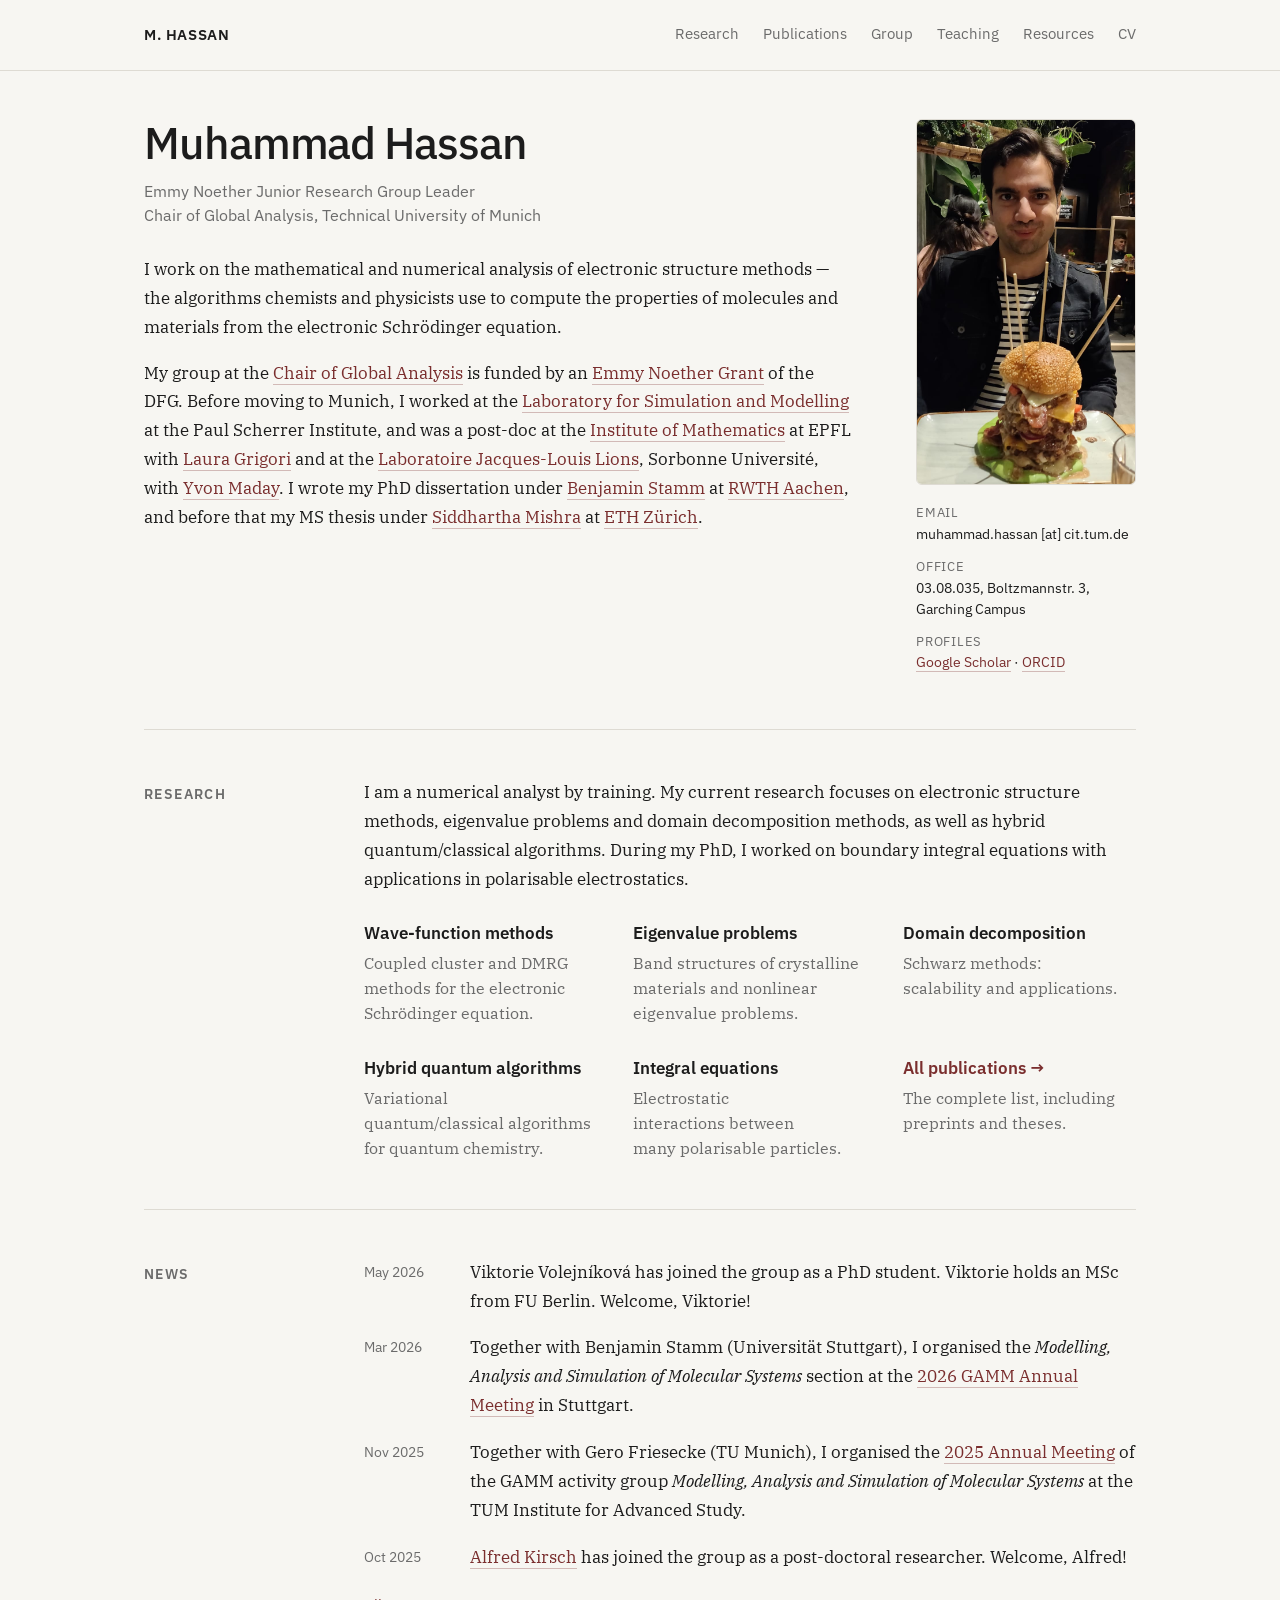
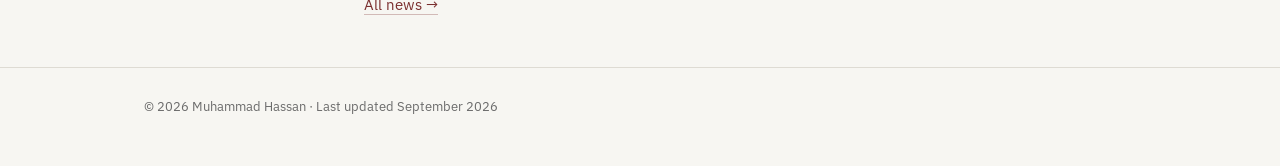
<file: index.html>
<!DOCTYPE html>
<html lang="en">
<head>
  <meta charset="utf-8">
  <meta name="viewport" content="width=device-width, initial-scale=1">
  <title>Muhammad Hassan · TU Munich</title>
  <meta name="description" content="Muhammad Hassan, Emmy Noether junior research group leader at the Chair of Global Analysis, Technical University of Munich. Numerical analysis of electronic structure methods.">
  <link rel="canonical" href="https://prometheus-1757.github.io/">
  <link rel="icon" href="favicon.svg" type="image/svg+xml">
  <link rel="icon" href="favicon-32.png" type="image/png" sizes="32x32">
  <link rel="apple-touch-icon" href="apple-touch-icon.png">
  <!-- Preview card shown when the page is shared (email, Slack, WhatsApp, LinkedIn, ...) -->
  <meta property="og:type" content="website">
  <meta property="og:site_name" content="Muhammad Hassan">
  <meta property="og:title" content="Muhammad Hassan · TU Munich">
  <meta property="og:description" content="Muhammad Hassan, Emmy Noether junior research group leader at the Chair of Global Analysis, Technical University of Munich. Numerical analysis of electronic structure methods.">
  <meta property="og:url" content="https://prometheus-1757.github.io/">
  <meta property="og:image" content="https://prometheus-1757.github.io/img/share.jpg">
  <meta name="twitter:card" content="summary">
  <!-- Tells search engines who this page is about -->
  <script type="application/ld+json">
  {
    "@context": "https://schema.org",
    "@type": "Person",
    "name": "Muhammad Hassan",
    "url": "https://prometheus-1757.github.io/",
    "image": "https://prometheus-1757.github.io/img/share.jpg",
    "jobTitle": "Emmy Noether Junior Research Group Leader",
    "affiliation": {
      "@type": "CollegeOrUniversity",
      "name": "Technical University of Munich",
      "department": {
        "@type": "Organization",
        "name": "Chair of Global Analysis"
      }
    },
    "alumniOf": [
      {
        "@type": "CollegeOrUniversity",
        "name": "RWTH Aachen University"
      },
      {
        "@type": "CollegeOrUniversity",
        "name": "ETH Zürich"
      }
    ],
    "knowsAbout": [
      "Numerical analysis",
      "Electronic structure theory",
      "Coupled cluster methods",
      "Eigenvalue problems",
      "Domain decomposition methods",
      "Quantum algorithms"
    ],
    "sameAs": [
      "https://orcid.org/0000-0002-7582-6670",
      "https://scholar.google.com/citations?user=Ao42sT8AAAAJ"
    ]
  }
  </script>
  <link rel="preconnect" href="https://fonts.googleapis.com">
  <link rel="preconnect" href="https://fonts.gstatic.com" crossorigin>
  <link href="https://fonts.googleapis.com/css2?family=IBM+Plex+Sans:wght@400;500;600&family=IBM+Plex+Serif:ital,wght@0,400;0,500;1,400&display=swap" rel="stylesheet">
  <link rel="stylesheet" href="style.css">
  <script src="site.js" defer></script>
</head>
<body>
  <header class="top">
    <div class="wrap">
      <a class="brand" href="index.html">M. HASSAN</a>
      <nav>
        <a href="index.html#research">Research</a>
        <a href="Publications.html">Publications</a>
        <a href="group.html">Group</a>
        <a href="teaching.html">Teaching</a>
        <a href="resources.html">Resources</a>
        <a href="Files/CV.pdf">CV</a>
      </nav>
    </div>
  </header>

  <main class="wrap">
    <section class="hero" id="about">
      <div>
        <h1>Muhammad Hassan</h1>
        <p class="role">
          <span>Emmy Noether Junior Research Group Leader</span>
          <span>Chair of Global Analysis, Technical University of Munich</span>
        </p>
        <p>I work on the mathematical and numerical analysis of electronic structure methods — the algorithms chemists and physicists use to compute the properties of molecules and materials from the electronic Schrödinger equation.</p>
        <p>My group at the <a href="https://www.math.cit.tum.de/en/math/research/groups/analysis/">Chair of Global Analysis</a> is funded by an <a href="https://www.dfg.de/en/research-funding/funding-opportunities/programmes/individual/emmy-noether">Emmy Noether Grant</a> of the DFG. Before moving to Munich, I worked at the <a href="https://www.psi.ch/en/lsm">Laboratory for Simulation and Modelling</a> at the Paul Scherrer Institute, and was a post-doc at the <a href="https://www.epfl.ch/schools/sb/research/math/">Institute of Mathematics</a> at EPFL with <a href="https://people.epfl.ch/laura.grigori/?lang=en">Laura Grigori</a> and at the <a href="https://www.ljll.fr/">Laboratoire Jacques-Louis Lions</a>, Sorbonne Université, with <a href="https://www.ljll.fr/en/membre/maday-yvon/">Yvon Maday</a>. I wrote my PhD dissertation under <a href="https://www.ians.uni-stuttgart.de/institute/team/Stamm/">Benjamin Stamm</a> at <a href="https://www.acom.rwth-aachen.de">RWTH Aachen</a>, and before that my MS thesis under <a href="https://math.ethz.ch/sam/the-institute/people/siddhartha-mishra.html">Siddhartha Mishra</a> at <a href="https://math.ethz.ch/sam">ETH Zürich</a>.</p>
      </div>
      <div class="portrait">
        <img src="img/Potrait.jpg" alt="Portrait of Muhammad Hassan">
        <dl class="contact">
          <dt>Email</dt><dd>muhammad.hassan [at] cit.tum.de</dd>
          <dt>Office</dt><dd>03.08.035, Boltzmannstr.&nbsp;3, Garching Campus</dd>
          <dt>Profiles</dt><dd><a href="https://scholar.google.ch/citations?user=Ao42sT8AAAAJ&amp;hl=en">Google Scholar</a> · <a href="https://orcid.org/0000-0002-7582-6670">ORCID</a></dd>
        </dl>
      </div>
    </section>

    <section class="row" id="research">
      <h2>Research</h2>
      <div>
        <p>I am a numerical analyst by training. My current research focuses on electronic structure methods, eigenvalue problems and domain decomposition methods, as well as hybrid quantum/classical algorithms. During my PhD, I worked on boundary integral equations with applications in polarisable electrostatics.</p>
        <div class="themes">
          <a class="theme" href="Publications.html#wavefunction">
            <h3>Wave-function methods</h3>
            <p>Coupled cluster and DMRG methods for the electronic Schrödinger equation.</p>
          </a>
          <a class="theme" href="Publications.html#eigenvalue">
            <h3>Eigenvalue problems</h3>
            <p>Band structures of crystalline materials and nonlinear eigenvalue problems.</p>
          </a>
          <a class="theme" href="Publications.html#dd">
            <h3>Domain decomposition</h3>
            <p>Schwarz methods: scalability and applications.</p>
          </a>
          <a class="theme" href="Publications.html#quantum">
            <h3>Hybrid quantum algorithms</h3>
            <p>Variational quantum/classical algorithms for quantum chemistry.</p>
          </a>
          <a class="theme" href="Publications.html#integral">
            <h3>Integral equations</h3>
            <p>Electrostatic interactions between many polarisable particles.</p>
          </a>
          <a class="theme all" href="Publications.html">
            <h3>All publications →</h3>
            <p>The complete list, including preprints and theses.</p>
          </a>
        </div>
      </div>
    </section>

    <section class="row" id="news">
      <h2>News</h2>
      <div>
        <dl class="news">
          <div><dt>May 2026</dt><dd>Viktorie Volejníková has joined the group as a PhD student. Viktorie holds an MSc from FU Berlin. Welcome, Viktorie!</dd></div>
          <div><dt>Mar 2026</dt><dd>Together with Benjamin Stamm (Universität Stuttgart), I organised the <em>Modelling, Analysis and Simulation of Molecular Systems</em> section at the <a href="https://jahrestagung.gamm.org/annual-meeting-2026/96th-annual-meeting-2/">2026 GAMM Annual Meeting</a> in Stuttgart.</dd></div>
          <div><dt>Nov 2025</dt><dd>Together with Gero Friesecke (TU Munich), I organised the <a href="https://moansi.wixsite.com/gamm/2025">2025 Annual Meeting</a> of the GAMM activity group <em>Modelling, Analysis and Simulation of Molecular Systems</em> at the TUM Institute for Advanced Study.</dd></div>
          <div><dt>Oct 2025</dt><dd><a href="https://alfred-kirsch.github.io">Alfred Kirsch</a> has joined the group as a post-doctoral researcher. Welcome, Alfred!</dd></div>
        </dl>
        <a class="more" href="news.html">All news →</a>
      </div>
    </section>
  </main>

  <footer><div class="wrap">© 2026 Muhammad Hassan · Last updated September 2026</div></footer>
</body>
</html>
</file>
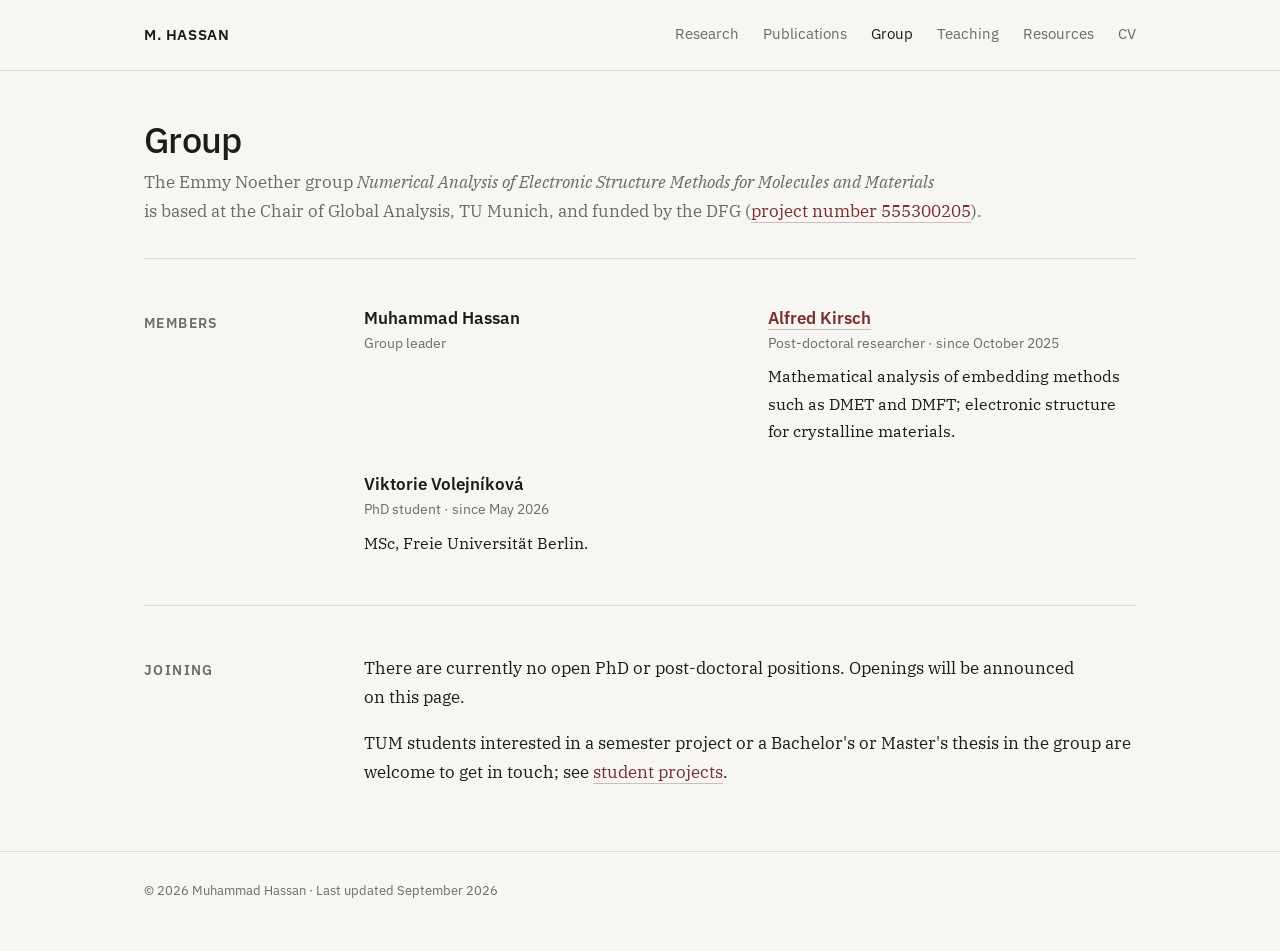
<file: group.html>
<!DOCTYPE html>
<html lang="en">
<head>
  <meta charset="utf-8">
  <meta name="viewport" content="width=device-width, initial-scale=1">
  <title>Group · Muhammad Hassan</title>
  <meta name="description" content="Members of the Emmy Noether group led by Muhammad Hassan at the Chair of Global Analysis, TU Munich.">
  <link rel="canonical" href="https://prometheus-1757.github.io/group.html">
  <link rel="icon" href="favicon.svg" type="image/svg+xml">
  <link rel="icon" href="favicon-32.png" type="image/png" sizes="32x32">
  <link rel="apple-touch-icon" href="apple-touch-icon.png">
  <!-- Preview card shown when the page is shared (email, Slack, WhatsApp, LinkedIn, ...) -->
  <meta property="og:type" content="website">
  <meta property="og:site_name" content="Muhammad Hassan">
  <meta property="og:title" content="Group · Muhammad Hassan">
  <meta property="og:description" content="Members of the Emmy Noether group led by Muhammad Hassan at the Chair of Global Analysis, TU Munich.">
  <meta property="og:url" content="https://prometheus-1757.github.io/group.html">
  <meta property="og:image" content="https://prometheus-1757.github.io/img/share.jpg">
  <meta name="twitter:card" content="summary">
  <link rel="preconnect" href="https://fonts.googleapis.com">
  <link rel="preconnect" href="https://fonts.gstatic.com" crossorigin>
  <link href="https://fonts.googleapis.com/css2?family=IBM+Plex+Sans:wght@400;500;600&family=IBM+Plex+Serif:ital,wght@0,400;0,500;1,400&display=swap" rel="stylesheet">
  <link rel="stylesheet" href="style.css">
  <script src="site.js" defer></script>
</head>
<body>
  <header class="top">
    <div class="wrap">
      <a class="brand" href="index.html">M. HASSAN</a>
      <nav>
        <a href="index.html#research">Research</a>
        <a href="Publications.html">Publications</a>
        <a href="group.html" aria-current="page">Group</a>
        <a href="teaching.html">Teaching</a>
        <a href="resources.html">Resources</a>
        <a href="Files/CV.pdf">CV</a>
      </nav>
    </div>
  </header>

  <main class="wrap">
    <div class="page-head">
      <h1>Group</h1>
      <p class="wide">The Emmy Noether group <em>Numerical Analysis of Electronic Structure Methods for Molecules and Materials</em><br class="wide-only"> is based at the Chair of Global Analysis, TU Munich, and funded by the DFG (<a href="https://gepris.dfg.de/gepris/projekt/555300205?language=en">project number 555300205</a>).</p>
    </div>

    <section class="row">
      <h2>Members</h2>
      <div class="people">
        <div class="person">
          <h3>Muhammad Hassan</h3>
          <p class="pos">Group leader</p>
        </div>
        <div class="person">
          <h3><a href="https://alfred-kirsch.github.io">Alfred Kirsch</a></h3>
          <p class="pos">Post-doctoral researcher · since October 2025</p>
          <p>Mathematical analysis of embedding methods such as DMET and DMFT; electronic structure for crystalline materials.</p>
        </div>
        <div class="person">
          <h3>Viktorie Volejníková</h3>
          <p class="pos">PhD student · since May 2026</p>
          <p>MSc, Freie Universität Berlin.</p>
        </div>
      </div>
    </section>

    <section class="row">
      <h2>Joining</h2>
      <div>
        <p>There are currently no open PhD or post-doctoral positions. Openings will be announced on this page.</p>
        <p>TUM students interested in a semester project or a Bachelor's or Master's thesis in the group are welcome to get in touch; see <a href="teaching.html#projects">student projects</a>.</p>
      </div>
    </section>
  </main>

  <footer><div class="wrap">© 2026 Muhammad Hassan · Last updated September 2026</div></footer>
</body>
</html>
</file>
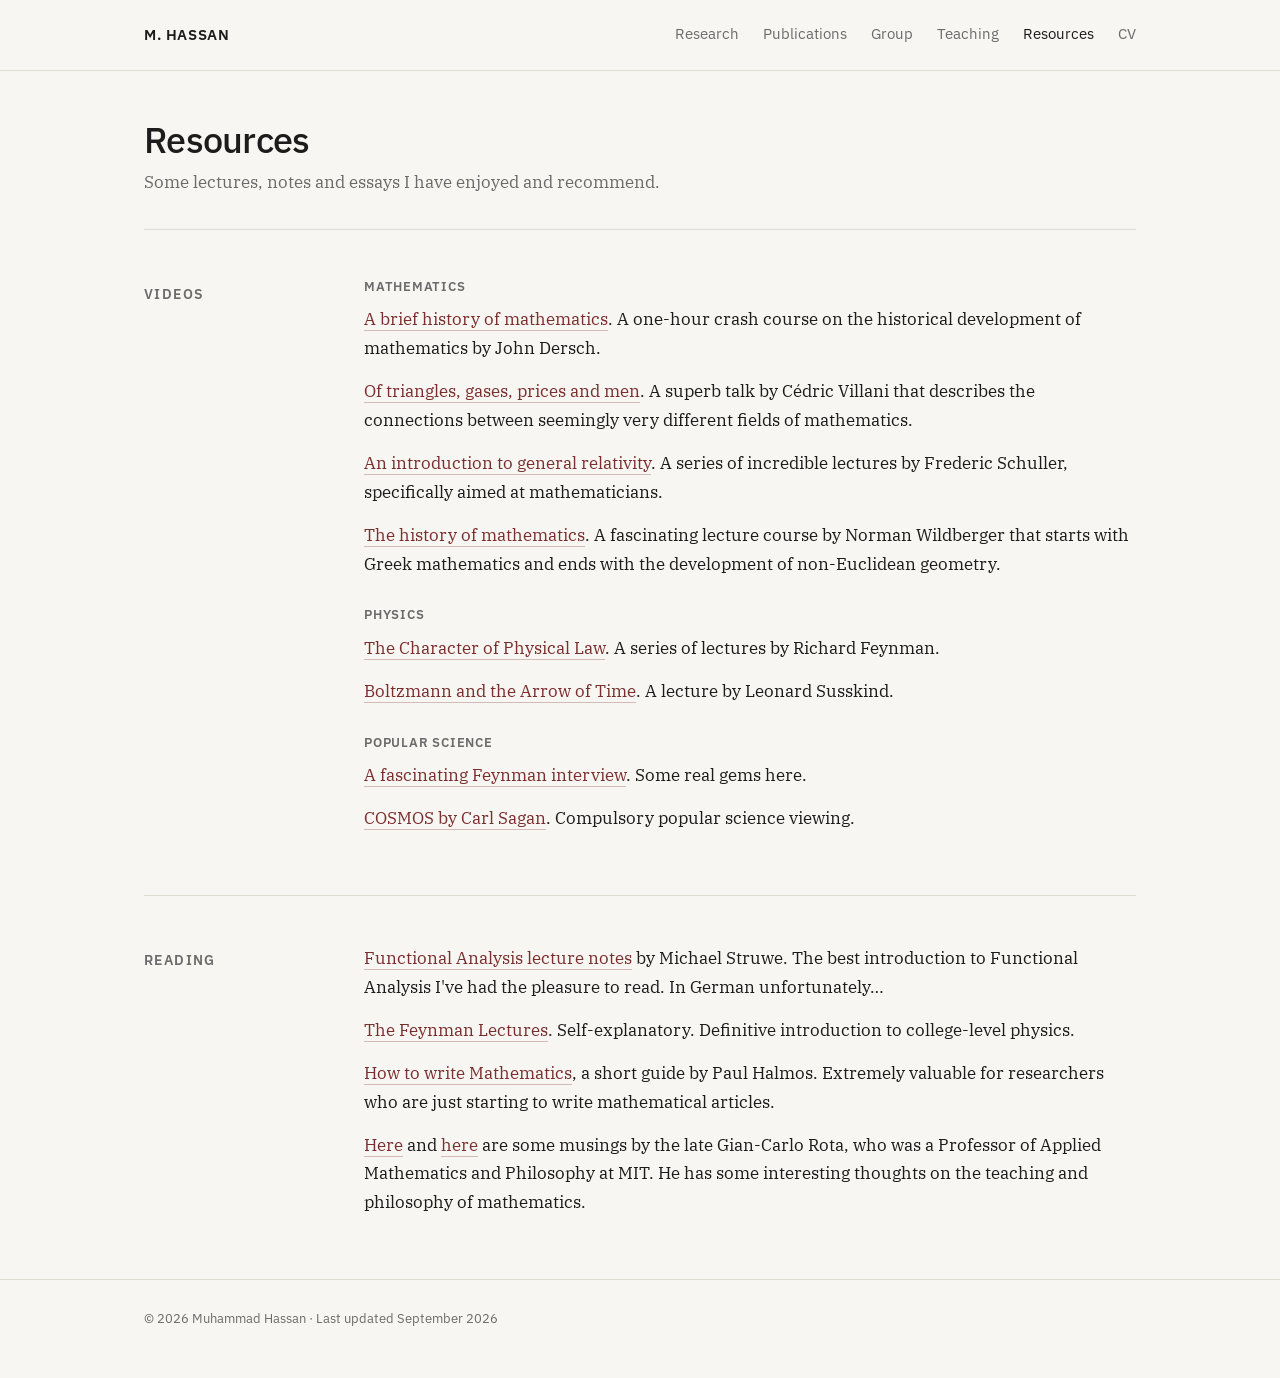
<file: Links.html>
<!DOCTYPE html>
<html lang="en">
<head>
  <meta charset="utf-8">
  <title>Resources · Muhammad Hassan</title>
  <!-- This page moved to resources.html; kept so that old links still work. -->
  <meta http-equiv="refresh" content="0; url=resources.html">
  <link rel="canonical" href="resources.html">
</head>
<body>
  <p>This page has moved to <a href="resources.html">resources.html</a>.</p>
</body>
</html>
</file>
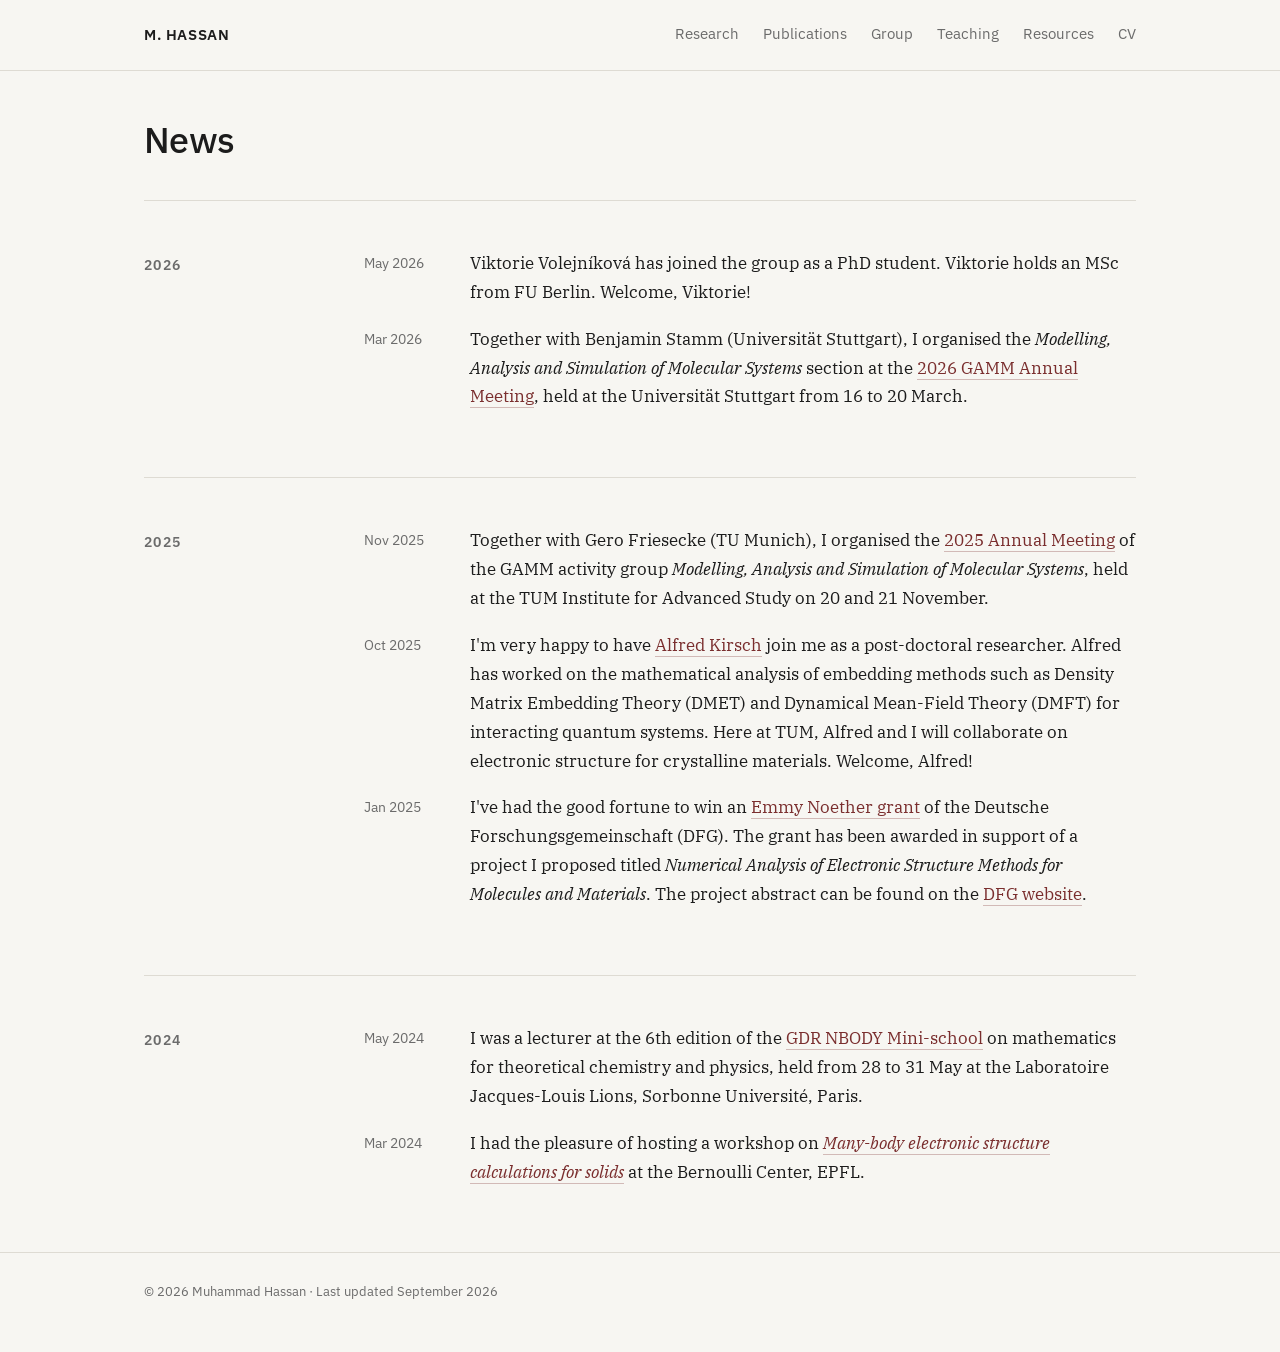
<file: news.html>
<!DOCTYPE html>
<html lang="en">
<head>
  <meta charset="utf-8">
  <meta name="viewport" content="width=device-width, initial-scale=1">
  <title>News · Muhammad Hassan</title>
  <meta name="description" content="News from Muhammad Hassan&#x27;s research group at the Technical University of Munich.">
  <link rel="canonical" href="https://prometheus-1757.github.io/news.html">
  <link rel="icon" href="favicon.svg" type="image/svg+xml">
  <link rel="icon" href="favicon-32.png" type="image/png" sizes="32x32">
  <link rel="apple-touch-icon" href="apple-touch-icon.png">
  <!-- Preview card shown when the page is shared (email, Slack, WhatsApp, LinkedIn, ...) -->
  <meta property="og:type" content="website">
  <meta property="og:site_name" content="Muhammad Hassan">
  <meta property="og:title" content="News · Muhammad Hassan">
  <meta property="og:description" content="News from Muhammad Hassan&#x27;s research group at the Technical University of Munich.">
  <meta property="og:url" content="https://prometheus-1757.github.io/news.html">
  <meta property="og:image" content="https://prometheus-1757.github.io/img/share.jpg">
  <meta name="twitter:card" content="summary">
  <link rel="preconnect" href="https://fonts.googleapis.com">
  <link rel="preconnect" href="https://fonts.gstatic.com" crossorigin>
  <link href="https://fonts.googleapis.com/css2?family=IBM+Plex+Sans:wght@400;500;600&family=IBM+Plex+Serif:ital,wght@0,400;0,500;1,400&display=swap" rel="stylesheet">
  <link rel="stylesheet" href="style.css">
  <script src="site.js" defer></script>
</head>
<body>
  <header class="top">
    <div class="wrap">
      <a class="brand" href="index.html">M. HASSAN</a>
      <nav>
        <a href="index.html#research">Research</a>
        <a href="Publications.html">Publications</a>
        <a href="group.html">Group</a>
        <a href="teaching.html">Teaching</a>
        <a href="resources.html">Resources</a>
        <a href="Files/CV.pdf">CV</a>
      </nav>
    </div>
  </header>

  <main class="wrap">
    <div class="page-head">
      <h1>News</h1>
    </div>

    <section class="row">
      <h2>2026</h2>
      <dl class="news">
        <div><dt>May 2026</dt><dd>Viktorie Volejníková has joined the group as a PhD student. Viktorie holds an MSc from FU Berlin. Welcome, Viktorie!</dd></div>
        <div><dt>Mar 2026</dt><dd>Together with Benjamin Stamm (Universität Stuttgart), I organised the <em>Modelling, Analysis and Simulation of Molecular Systems</em> section at the <a href="https://jahrestagung.gamm.org/annual-meeting-2026/96th-annual-meeting-2/">2026 GAMM Annual Meeting</a>, held at the Universität Stuttgart from 16 to 20 March.</dd></div>
      </dl>
    </section>

    <section class="row">
      <h2>2025</h2>
      <dl class="news">
        <div><dt>Nov 2025</dt><dd>Together with Gero Friesecke (TU Munich), I organised the <a href="https://moansi.wixsite.com/gamm/2025">2025 Annual Meeting</a> of the GAMM activity group <em>Modelling, Analysis and Simulation of Molecular Systems</em>, held at the TUM Institute for Advanced Study on 20 and 21 November.</dd></div>
        <div><dt>Oct 2025</dt><dd>I'm very happy to have <a href="https://alfred-kirsch.github.io">Alfred Kirsch</a> join me as a post-doctoral researcher. Alfred has worked on the mathematical analysis of embedding methods such as Density Matrix Embedding Theory (DMET) and Dynamical Mean-Field Theory (DMFT) for interacting quantum systems. Here at TUM, Alfred and I will collaborate on electronic structure for crystalline materials. Welcome, Alfred!</dd></div>
        <div><dt>Jan 2025</dt><dd>I've had the good fortune to win an <a href="https://www.dfg.de/en/research-funding/funding-opportunities/programmes/individual/emmy-noether">Emmy Noether grant</a> of the Deutsche Forschungsgemeinschaft (DFG). The grant has been awarded in support of a project I proposed titled <em>Numerical Analysis of Electronic Structure Methods for Molecules and Materials</em>. The project abstract can be found on the <a href="https://gepris.dfg.de/gepris/projekt/555300205?language=en">DFG website</a>.</dd></div>
      </dl>
    </section>

    <section class="row">
      <h2>2024</h2>
      <dl class="news">
        <div><dt>May 2024</dt><dd>I was a lecturer at the 6th edition of the <a href="https://wiki-lct-jussieu-fr.translate.goog/gdrnbody/index.php?title=MINI-SCHOOL_2024&amp;_x_tr_sl=fr&amp;_x_tr_tl=en&amp;_x_tr_hl=en&amp;_x_tr_pto=sc">GDR NBODY Mini-school</a> on mathematics for theoretical chemistry and physics, held from 28 to 31 May at the Laboratoire Jacques-Louis Lions, Sorbonne Université, Paris.</dd></div>
        <div><dt>Mar 2024</dt><dd>I had the pleasure of hosting a workshop on <a href="Workshop_2024.html"><em>Many-body electronic structure calculations for solids</em></a> at the Bernoulli Center, EPFL.</dd></div>
      </dl>
    </section>
  </main>

  <footer><div class="wrap">© 2026 Muhammad Hassan · Last updated September 2026</div></footer>
</body>
</html>
</file>
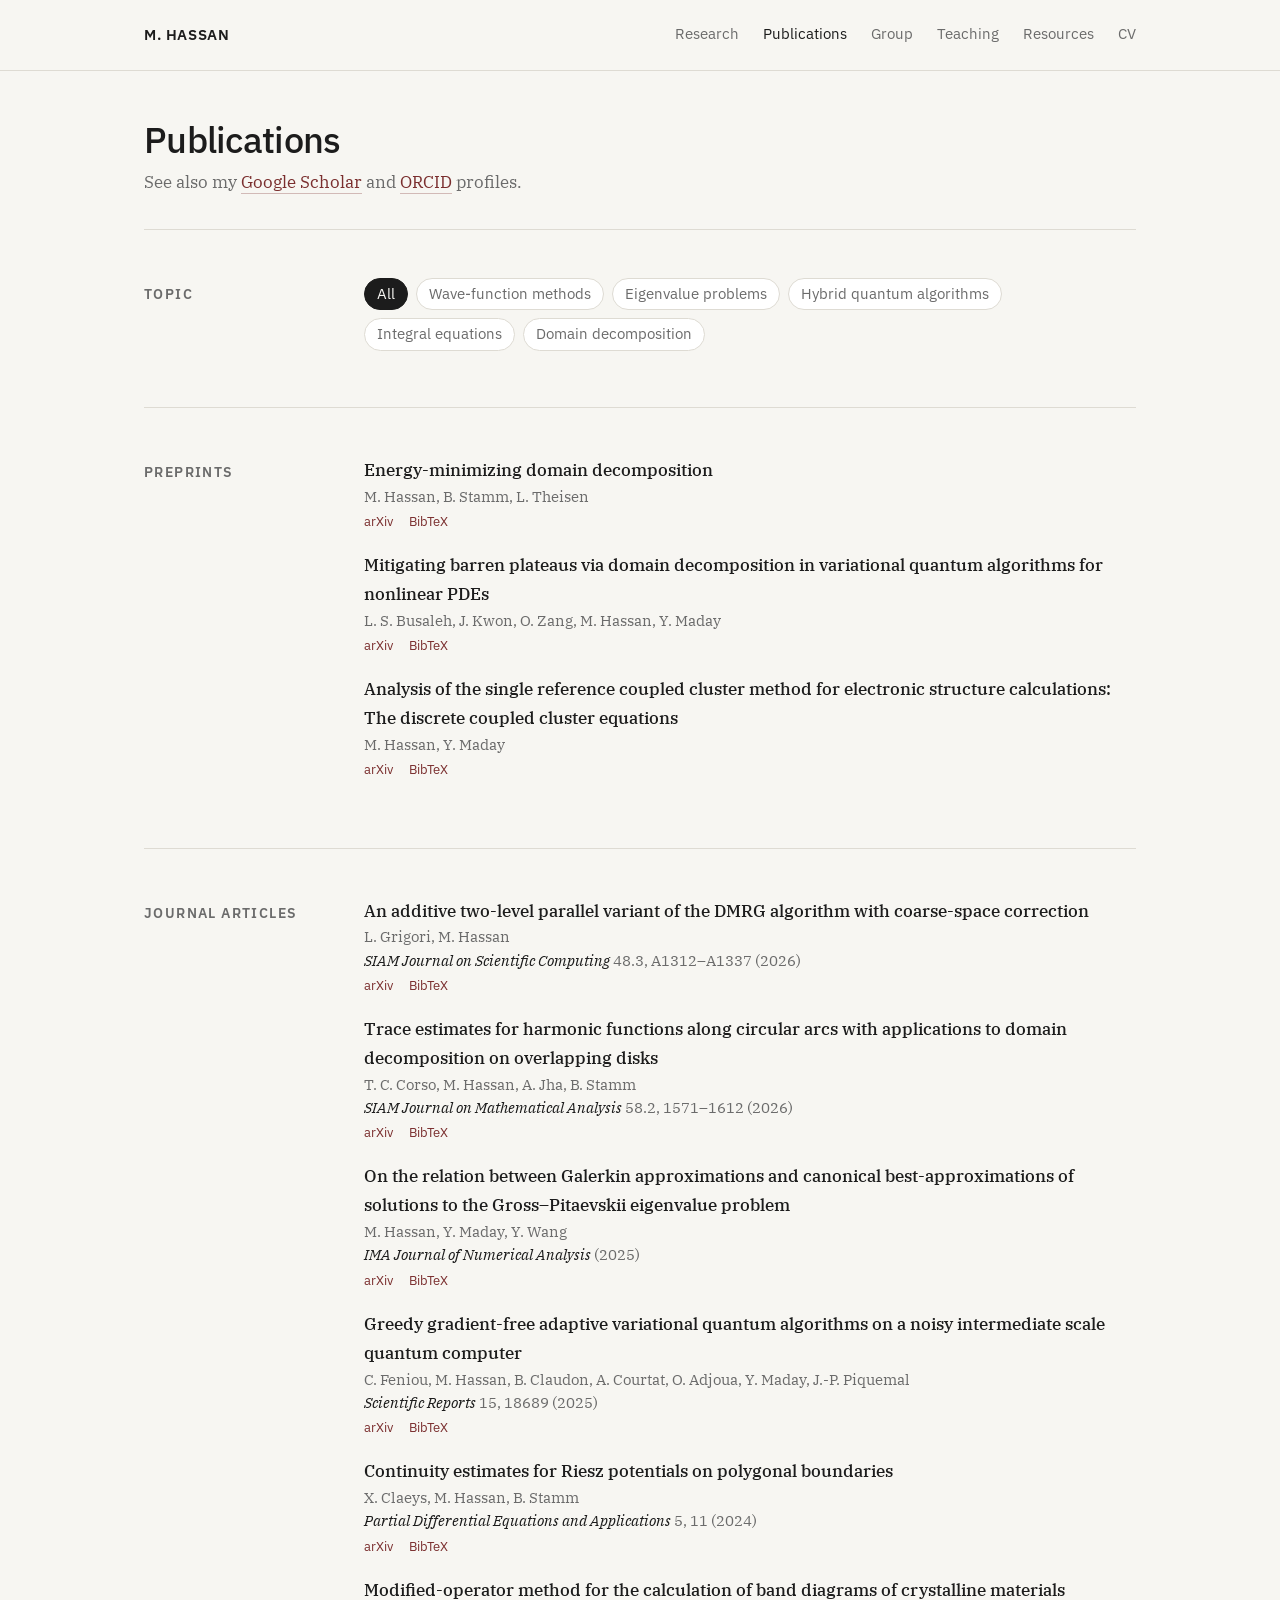
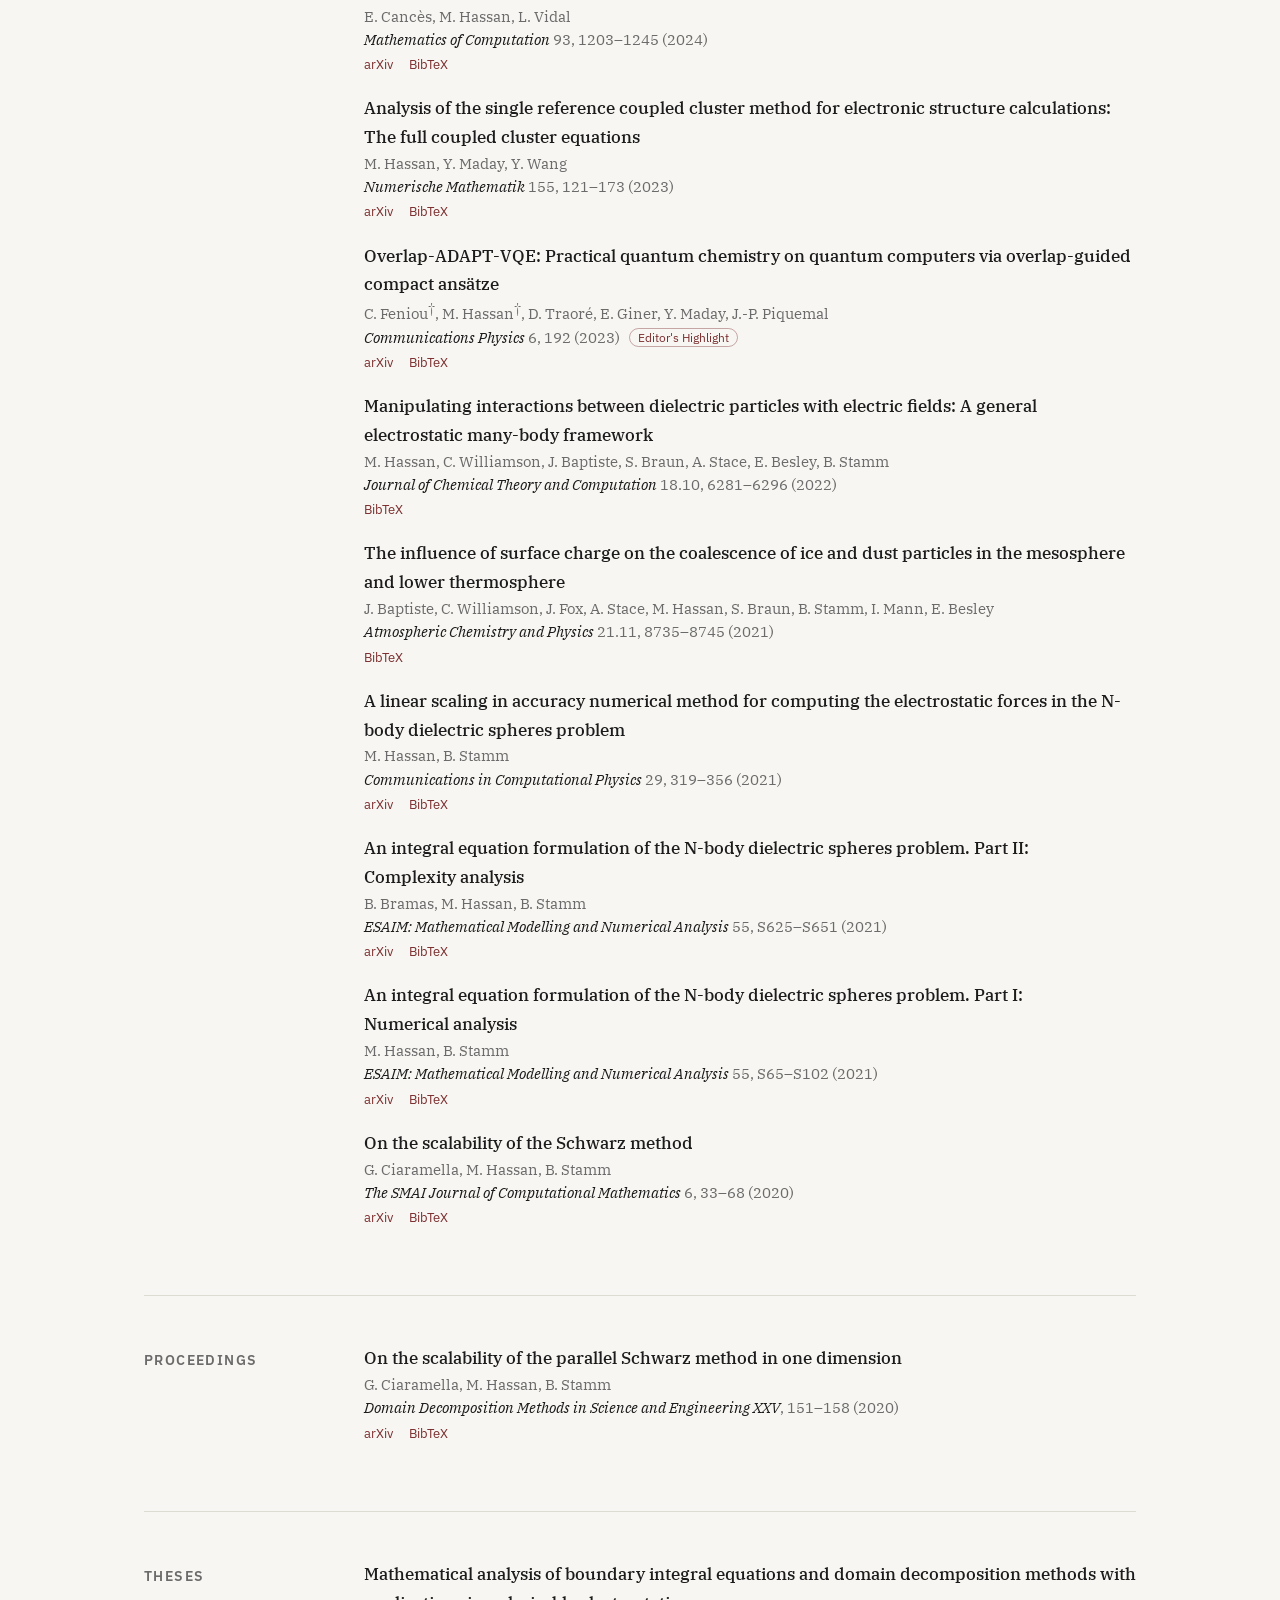
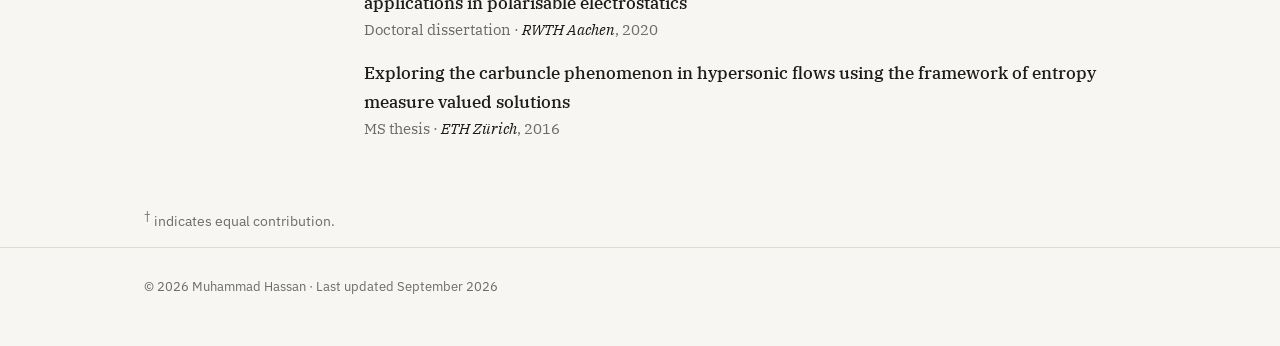
<file: Publications.html>
<!DOCTYPE html>
<html lang="en">
<head>
  <meta charset="utf-8">
  <meta name="viewport" content="width=device-width, initial-scale=1">
  <title>Publications · Muhammad Hassan</title>
  <meta name="description" content="Publications of Muhammad Hassan (TU Munich) on the numerical analysis of electronic structure methods, eigenvalue problems, domain decomposition and hybrid quantum algorithms.">
  <link rel="canonical" href="https://prometheus-1757.github.io/Publications.html">
  <link rel="icon" href="favicon.svg" type="image/svg+xml">
  <link rel="icon" href="favicon-32.png" type="image/png" sizes="32x32">
  <link rel="apple-touch-icon" href="apple-touch-icon.png">
  <!-- Preview card shown when the page is shared (email, Slack, WhatsApp, LinkedIn, ...) -->
  <meta property="og:type" content="website">
  <meta property="og:site_name" content="Muhammad Hassan">
  <meta property="og:title" content="Publications · Muhammad Hassan">
  <meta property="og:description" content="Publications of Muhammad Hassan (TU Munich) on the numerical analysis of electronic structure methods, eigenvalue problems, domain decomposition and hybrid quantum algorithms.">
  <meta property="og:url" content="https://prometheus-1757.github.io/Publications.html">
  <meta property="og:image" content="https://prometheus-1757.github.io/img/share.jpg">
  <meta name="twitter:card" content="summary">
  <link rel="preconnect" href="https://fonts.googleapis.com">
  <link rel="preconnect" href="https://fonts.gstatic.com" crossorigin>
  <link href="https://fonts.googleapis.com/css2?family=IBM+Plex+Sans:wght@400;500;600&family=IBM+Plex+Serif:ital,wght@0,400;0,500;1,400&display=swap" rel="stylesheet">
  <link rel="stylesheet" href="style.css">
  <script src="site.js" defer></script>
</head>
<body>
  <header class="top">
    <div class="wrap">
      <a class="brand" href="index.html">M. HASSAN</a>
      <nav>
        <a href="index.html#research">Research</a>
        <a href="Publications.html" aria-current="page">Publications</a>
        <a href="group.html">Group</a>
        <a href="teaching.html">Teaching</a>
        <a href="resources.html">Resources</a>
        <a href="Files/CV.pdf">CV</a>
      </nav>
    </div>
  </header>

  <main class="wrap">
    <div class="page-head">
      <h1>Publications</h1>
      <p>See also my <a href="https://scholar.google.ch/citations?user=Ao42sT8AAAAJ&amp;hl=en">Google Scholar</a> and <a href="https://orcid.org/0000-0002-7582-6670">ORCID</a> profiles.</p>
    </div>

    <!--
      Each entry carries a data-topics attribute listing its research themes:
        wavefunction, eigenvalue, quantum, integral, dd
      These drive the topic filter below and the "Related publications" links on the home page.
    -->
    <section class="row">
      <h2>Topic</h2>
      <div>
        <nav class="filter" aria-label="Filter by research topic">
          <a href="#" data-topic="">All</a>
          <a href="#wavefunction" data-topic="wavefunction">Wave-function methods</a>
          <a href="#eigenvalue" data-topic="eigenvalue">Eigenvalue problems</a>
          <a href="#quantum" data-topic="quantum">Hybrid quantum algorithms</a>
          <a href="#integral" data-topic="integral">Integral equations</a>
          <a href="#dd" data-topic="dd">Domain decomposition</a>
        </nav>
      </div>
    </section>

    <section class="row">
      <h2>Preprints</h2>
      <ol class="pubs">
        <li data-topics="dd eigenvalue"><a class="t" href="https://doi.org/10.48550/arXiv.2609.31182">Energy-minimizing domain decomposition</a>
          <small>M. Hassan, B. Stamm, L. Theisen</small>
          <div class="links"><a href="https://arxiv.org/abs/2609.31182">arXiv</a><details><summary>BibTeX</summary><pre>@misc{Hassan2026energy,
  author       = {Hassan, Muhammad and Stamm, Benjamin and Theisen, Lambert},
  title        = {Energy-minimizing domain decomposition},
  howpublished = {arXiv preprint arXiv:2609.31182},
  year         = {2026},
  doi          = {10.48550/arXiv.2609.31182}
}</pre></details></div></li>
        <li data-topics="quantum dd eigenvalue"><a class="t" href="https://doi.org/10.48550/arXiv.2603.24523">Mitigating barren plateaus via domain decomposition in variational quantum algorithms for nonlinear PDEs</a>
          <small>L. S. Busaleh, J. Kwon, O. Zang, M. Hassan, Y. Maday</small>
          <div class="links"><a href="https://arxiv.org/abs/2603.24523">arXiv</a><details><summary>BibTeX</summary><pre>@misc{Busaleh2026mitigating,
  author       = {Busaleh, Laila S. and Kwon, Jeonghyeuk and Zang, Orlane and Hassan, Muhammad and Maday, Yvon},
  title        = {Mitigating Barren Plateaus via Domain Decomposition in Variational Quantum Algorithms for Nonlinear PDEs},
  howpublished = {arXiv preprint arXiv:2603.24523},
  year         = {2026},
  doi          = {10.48550/arXiv.2603.24523}
}</pre></details></div></li>
        <li data-topics="wavefunction"><a class="t" href="https://doi.org/10.48550/arXiv.2311.00637">Analysis of the single reference coupled cluster method for electronic structure calculations: The discrete coupled cluster equations</a>
          <small>M. Hassan, Y. Maday</small>
          <div class="links"><a href="https://arxiv.org/abs/2311.00637">arXiv</a><details><summary>BibTeX</summary><pre>@misc{Hassan2023discrete,
  author       = {Hassan, Muhammad and Maday, Yvon},
  title        = {Analysis of the Single Reference Coupled Cluster Method for Electronic Structure Calculations: The Discrete Coupled Cluster Equations},
  howpublished = {arXiv preprint arXiv:2311.00637},
  year         = {2023},
  doi          = {10.48550/arXiv.2311.00637}
}</pre></details></div></li>
      </ol>
    </section>

    <section class="row">
      <h2>Journal Articles</h2>
      <ol class="pubs">
        <li data-topics="wavefunction"><a class="t" href="https://doi.org/10.1137/25M1764487">An additive two-level parallel variant of the DMRG algorithm with coarse-space correction</a>
          <small>L. Grigori, M. Hassan</small>
          <small class="venue"><i>SIAM Journal on Scientific Computing</i> 48.3, A1312–A1337 (2026)</small>
          <div class="links"><a href="https://arxiv.org/abs/2505.23429">arXiv</a><details><summary>BibTeX</summary><pre>@article{Grigori2026additive,
  author  = {Grigori, Laura and Hassan, Muhammad},
  title   = {An Additive Two-Level Parallel Variant of the {DMRG} Algorithm with Coarse-Space Correction},
  journal = {SIAM Journal on Scientific Computing},
  volume  = {48},
  number  = {3},
  pages   = {A1312--A1337},
  year    = {2026},
  doi     = {10.1137/25M1764487}
}</pre></details></div></li>
        <li data-topics="dd"><a class="t" href="https://doi.org/10.1137/24M1710310">Trace estimates for harmonic functions along circular arcs with applications to domain decomposition on overlapping disks</a>
          <small>T. C. Corso, M. Hassan, A. Jha, B. Stamm</small>
          <small class="venue"><i>SIAM Journal on Mathematical Analysis</i> 58.2, 1571–1612 (2026)</small>
          <div class="links"><a href="https://arxiv.org/abs/2401.16344">arXiv</a><details><summary>BibTeX</summary><pre>@article{CarvalhoCorso2026trace,
  author  = {Carvalho Corso, Thiago and Hassan, Muhammad and Jha, Abhinav and Stamm, Benjamin},
  title   = {Trace Estimates for Harmonic Functions along Circular Arcs with Applications to Domain Decomposition on Overlapping Disks},
  journal = {SIAM Journal on Mathematical Analysis},
  volume  = {58},
  number  = {2},
  pages   = {1571--1612},
  year    = {2026},
  doi     = {10.1137/24M1710310}
}</pre></details></div></li>
        <li data-topics="eigenvalue"><a class="t" href="https://doi.org/10.1093/imanum/draf123">On the relation between Galerkin approximations and canonical best-approximations of solutions to the Gross–Pitaevskii eigenvalue problem</a>
          <small>M. Hassan, Y. Maday, Y. Wang</small>
          <small class="venue"><i>IMA Journal of Numerical Analysis</i> (2025)</small>
          <div class="links"><a href="https://arxiv.org/abs/2502.07638">arXiv</a><details><summary>BibTeX</summary><pre>@article{Hassan2025relation,
  author  = {Hassan, Muhammad and Maday, Yvon and Wang, Yipeng},
  title   = {On the relation between Galerkin approximations and canonical best-approximations of solutions to the {Gross--Pitaevskii} eigenvalue problem},
  journal = {IMA Journal of Numerical Analysis},
  year    = {2025},
  doi     = {10.1093/imanum/draf123}
}</pre></details></div></li>
        <li data-topics="quantum"><a class="t" href="https://doi.org/10.1038/s41598-025-99962-1">Greedy gradient-free adaptive variational quantum algorithms on a noisy intermediate scale quantum computer</a>
          <small>C. Feniou, M. Hassan, B. Claudon, A. Courtat, O. Adjoua, Y. Maday, J.-P. Piquemal</small>
          <small class="venue"><i>Scientific Reports</i> 15, 18689 (2025)</small>
          <div class="links"><a href="https://arxiv.org/abs/2306.17159">arXiv</a><details><summary>BibTeX</summary><pre>@article{Feniou2025greedy,
  author  = {Feniou, C{\&#x27;e}sar and Hassan, Muhammad and Claudon, Baptiste and Courtat, Axel and Adjoua, Olivier and Maday, Yvon and Piquemal, Jean-Philip},
  title   = {Greedy gradient-free adaptive variational quantum algorithms on a noisy intermediate scale quantum computer},
  journal = {Scientific Reports},
  volume  = {15},
  number  = {1},
  pages   = {18689},
  year    = {2025},
  doi     = {10.1038/s41598-025-99962-1}
}</pre></details></div></li>
        <li data-topics="integral"><a class="t" href="https://doi.org/10.1007/s42985-024-00280-4">Continuity estimates for Riesz potentials on polygonal boundaries</a>
          <small>X. Claeys, M. Hassan, B. Stamm</small>
          <small class="venue"><i>Partial Differential Equations and Applications</i> 5, 11 (2024)</small>
          <div class="links"><a href="https://arxiv.org/abs/2107.10713">arXiv</a><details><summary>BibTeX</summary><pre>@article{Claeys2024continuity,
  author  = {Claeys, Xavier and Hassan, Muhammad and Stamm, Benjamin},
  title   = {Continuity estimates for {Riesz} potentials on polygonal boundaries},
  journal = {Partial Differential Equations and Applications},
  volume  = {5},
  number  = {3},
  pages   = {11},
  year    = {2024},
  doi     = {10.1007/s42985-024-00280-4}
}</pre></details></div></li>
        <li data-topics="eigenvalue"><a class="t" href="https://doi.org/10.1090/mcom/3897">Modified-operator method for the calculation of band diagrams of crystalline materials</a>
          <small>E. Cancès, M. Hassan, L. Vidal</small>
          <small class="venue"><i>Mathematics of Computation</i> 93, 1203–1245 (2024)</small>
          <div class="links"><a href="https://arxiv.org/abs/2210.00442">arXiv</a><details><summary>BibTeX</summary><pre>@article{Cances2024modified,
  author  = {Canc{\`e}s, Eric and Hassan, Muhammad and Vidal, Laurent},
  title   = {Modified-operator method for the calculation of band diagrams of crystalline materials},
  journal = {Mathematics of Computation},
  volume  = {93},
  number  = {347},
  pages   = {1203--1245},
  year    = {2024},
  doi     = {10.1090/mcom/3897}
}</pre></details></div></li>
        <li data-topics="wavefunction"><a class="t" href="https://doi.org/10.1007/s00211-023-01371-x">Analysis of the single reference coupled cluster method for electronic structure calculations: The full coupled cluster equations</a>
          <small>M. Hassan, Y. Maday, Y. Wang</small>
          <small class="venue"><i>Numerische Mathematik</i> 155, 121–173 (2023)</small>
          <div class="links"><a href="https://arxiv.org/abs/2212.12788">arXiv</a><details><summary>BibTeX</summary><pre>@article{Hassan2023analysis,
  author  = {Hassan, Muhammad and Maday, Yvon and Wang, Yipeng},
  title   = {Analysis of the single reference coupled cluster method for electronic structure calculations: the full-coupled cluster equations},
  journal = {Numerische Mathematik},
  volume  = {155},
  number  = {1-2},
  pages   = {121--173},
  year    = {2023},
  doi     = {10.1007/s00211-023-01371-x}
}</pre></details></div></li>
        <li data-topics="quantum"><a class="t" href="https://doi.org/10.1038/s42005-023-01312-y">Overlap-ADAPT-VQE: Practical quantum chemistry on quantum computers via overlap-guided compact ansätze</a>
          <small>C. Feniou<sup>†</sup>, M. Hassan<sup>†</sup>, D. Traoré, E. Giner, Y. Maday, J.-P. Piquemal</small>
          <small class="venue"><i>Communications Physics</i> 6, 192 (2023) <a class="badge" href="https://www.nature.com/collections/jdhajaeaii">Editor's Highlight</a></small>
          <div class="links"><a href="https://arxiv.org/abs/2301.10196">arXiv</a><details><summary>BibTeX</summary><pre>@article{Feniou2023overlap,
  author  = {Feniou, C{\&#x27;e}sar and Hassan, Muhammad and Traor{\&#x27;e}, Diata and Giner, Emmanuel and Maday, Yvon and Piquemal, Jean-Philip},
  title   = {{Overlap-ADAPT-VQE}: practical quantum chemistry on quantum computers via overlap-guided compact {Ans{\&quot;a}tze}},
  journal = {Communications Physics},
  volume  = {6},
  number  = {1},
  pages   = {192},
  year    = {2023},
  doi     = {10.1038/s42005-023-01312-y}
}</pre></details></div></li>
        <li data-topics="integral"><a class="t" href="https://doi.org/10.1021/acs.jctc.2c00008">Manipulating interactions between dielectric particles with electric fields: A general electrostatic many-body framework</a>
          <small>M. Hassan, C. Williamson, J. Baptiste, S. Braun, A. Stace, E. Besley, B. Stamm</small>
          <small class="venue"><i>Journal of Chemical Theory and Computation</i> 18.10, 6281–6296 (2022)</small>
          <div class="links"><details><summary>BibTeX</summary><pre>@article{Hassan2022manipulating,
  author  = {Hassan, Muhammad and Williamson, Connor and Baptiste, Joshua and Braun, Stefanie and Stace, Anthony J. and Besley, Elena and Stamm, Benjamin},
  title   = {Manipulating Interactions between Dielectric Particles with Electric Fields: A General Electrostatic Many-Body Framework},
  journal = {Journal of Chemical Theory and Computation},
  volume  = {18},
  number  = {10},
  pages   = {6281--6296},
  year    = {2022},
  doi     = {10.1021/acs.jctc.2c00008}
}</pre></details></div></li>
        <li data-topics="integral"><a class="t" href="https://doi.org/10.5194/acp-21-8735-2021">The influence of surface charge on the coalescence of ice and dust particles in the mesosphere and lower thermosphere</a>
          <small>J. Baptiste, C. Williamson, J. Fox, A. Stace, M. Hassan, S. Braun, B. Stamm, I. Mann, E. Besley</small>
          <small class="venue"><i>Atmospheric Chemistry and Physics</i> 21.11, 8735–8745 (2021)</small>
          <div class="links"><details><summary>BibTeX</summary><pre>@article{Baptiste2021influence,
  author  = {Baptiste, Joshua and Williamson, Connor and Fox, John and Stace, Anthony J. and Hassan, Muhammad and Braun, Stefanie and Stamm, Benjamin and Mann, Ingrid and Besley, Elena},
  title   = {The influence of surface charge on the coalescence of ice and dust particles in the mesosphere and lower thermosphere},
  journal = {Atmospheric Chemistry and Physics},
  volume  = {21},
  number  = {11},
  pages   = {8735--8745},
  year    = {2021},
  doi     = {10.5194/acp-21-8735-2021}
}</pre></details></div></li>
        <li data-topics="integral"><a class="t" href="https://doi.org/10.4208/cicp.OA-2020-0090">A linear scaling in accuracy numerical method for computing the electrostatic forces in the N-body dielectric spheres problem</a>
          <small>M. Hassan, B. Stamm</small>
          <small class="venue"><i>Communications in Computational Physics</i> 29, 319–356 (2021)</small>
          <div class="links"><a href="https://arxiv.org/abs/2002.01579">arXiv</a><details><summary>BibTeX</summary><pre>@article{Hassan2021linear,
  author  = {Hassan, Muhammad and Stamm, Benjamin},
  title   = {A Linear Scaling in Accuracy Numerical Method for Computing the Electrostatic Forces in the $N$-body Dielectric Spheres Problem},
  journal = {Communications in Computational Physics},
  volume  = {29},
  number  = {2},
  pages   = {319--356},
  year    = {2021},
  doi     = {10.4208/cicp.OA-2020-0090}
}</pre></details></div></li>
        <li data-topics="integral"><a class="t" href="https://doi.org/10.1051/m2an/2020055">An integral equation formulation of the N-body dielectric spheres problem. Part II: Complexity analysis</a>
          <small>B. Bramas, M. Hassan, B. Stamm</small>
          <small class="venue"><i>ESAIM: Mathematical Modelling and Numerical Analysis</i> 55, S625–S651 (2021)</small>
          <div class="links"><a href="https://arxiv.org/abs/1911.07258">arXiv</a><details><summary>BibTeX</summary><pre>@article{Bramas2021partII,
  author  = {Bramas, B{\&#x27;e}renger and Hassan, Muhammad and Stamm, Benjamin},
  title   = {An integral equation formulation of the $N$-body dielectric spheres problem. Part II: complexity analysis},
  journal = {ESAIM: Mathematical Modelling and Numerical Analysis},
  volume  = {55},
  pages   = {S625--S651},
  year    = {2021},
  doi     = {10.1051/m2an/2020055}
}</pre></details></div></li>
        <li data-topics="integral"><a class="t" href="https://doi.org/10.1051/m2an/2020030">An integral equation formulation of the N-body dielectric spheres problem. Part I: Numerical analysis</a>
          <small>M. Hassan, B. Stamm</small>
          <small class="venue"><i>ESAIM: Mathematical Modelling and Numerical Analysis</i> 55, S65–S102 (2021)</small>
          <div class="links"><a href="https://arxiv.org/abs/1902.01315">arXiv</a><details><summary>BibTeX</summary><pre>@article{Hassan2021partI,
  author  = {Hassan, Muhammad and Stamm, Benjamin},
  title   = {An integral equation formulation of the $N$-body dielectric spheres problem. Part I: numerical analysis},
  journal = {ESAIM: Mathematical Modelling and Numerical Analysis},
  volume  = {55},
  pages   = {S65--S102},
  year    = {2021},
  doi     = {10.1051/m2an/2020030}
}</pre></details></div></li>
        <li data-topics="dd"><a class="t" href="https://doi.org/10.5802/smai-jcm.61">On the scalability of the Schwarz method</a>
          <small>G. Ciaramella, M. Hassan, B. Stamm</small>
          <small class="venue"><i>The SMAI Journal of Computational Mathematics</i> 6, 33–68 (2020)</small>
          <div class="links"><a href="https://arxiv.org/abs/1902.03670">arXiv</a><details><summary>BibTeX</summary><pre>@article{Ciaramella2020scalability,
  author  = {Ciaramella, Gabriele and Hassan, Muhammad and Stamm, Benjamin},
  title   = {On the Scalability of the {Schwarz} Method},
  journal = {The SMAI Journal of Computational Mathematics},
  volume  = {6},
  pages   = {33--68},
  year    = {2020},
  doi     = {10.5802/smai-jcm.61}
}</pre></details></div></li>
      </ol>
    </section>

    <section class="row">
      <h2>Proceedings</h2>
      <ol class="pubs">
        <li data-topics="dd"><a class="t" href="https://doi.org/10.1007/978-3-030-56750-7_16">On the scalability of the parallel Schwarz method in one dimension</a>
          <small>G. Ciaramella, M. Hassan, B. Stamm</small>
          <small class="venue"><i>Domain Decomposition Methods in Science and Engineering XXV</i>, 151–158 (2020)</small>
          <div class="links"><a href="https://arxiv.org/abs/1912.10971">arXiv</a><details><summary>BibTeX</summary><pre>@incollection{Ciaramella2020parallel,
  author    = {Ciaramella, Gabriele and Hassan, Muhammad and Stamm, Benjamin},
  title     = {On the Scalability of the Parallel {Schwarz} Method in One-Dimension},
  booktitle = {Domain Decomposition Methods in Science and Engineering XXV},
  publisher = {Springer},
  pages     = {151--158},
  year      = {2020},
  doi       = {10.1007/978-3-030-56750-7_16}
}</pre></details></div></li>
      </ol>
    </section>

    <section class="row">
      <h2>Theses</h2>
      <ol class="pubs">
        <li data-topics="integral dd"><a class="t" href="Files/Dissertation_Electronic.pdf">Mathematical analysis of boundary integral equations and domain decomposition methods with applications in polarisable electrostatics</a>
          <small>Doctoral dissertation · <i>RWTH Aachen</i>, 2020</small></li>
        <li data-topics=""><a class="t" href="Files/thesis.pdf">Exploring the carbuncle phenomenon in hypersonic flows using the framework of entropy measure valued solutions</a>
          <small>MS thesis · <i>ETH Zürich</i>, 2016</small></li>
      </ol>
    </section>

    <p class="note"><sup>†</sup> indicates equal contribution.</p>
  </main>

  <footer><div class="wrap">© 2026 Muhammad Hassan · Last updated September 2026</div></footer>

  <script>
    // Show only the publications tagged with the topic named in the URL hash (e.g. #quantum).
    function applyFilter() {
      var topic = location.hash.slice(1);
      document.querySelectorAll('.filter a').forEach(function (a) {
        a.classList.toggle('on', a.dataset.topic === topic);
      });
      document.querySelectorAll('.pubs').forEach(function (list) {
        var shown = 0;
        list.querySelectorAll('li').forEach(function (li) {
          var match = !topic || li.dataset.topics.split(' ').indexOf(topic) !== -1;
          li.classList.toggle('hidden', !match);
          if (match) shown++;
        });
        list.closest('.row').classList.toggle('hidden', shown === 0);
      });
    }
    window.addEventListener('hashchange', applyFilter);
    applyFilter();
  </script>
</body>
</html>
</file>
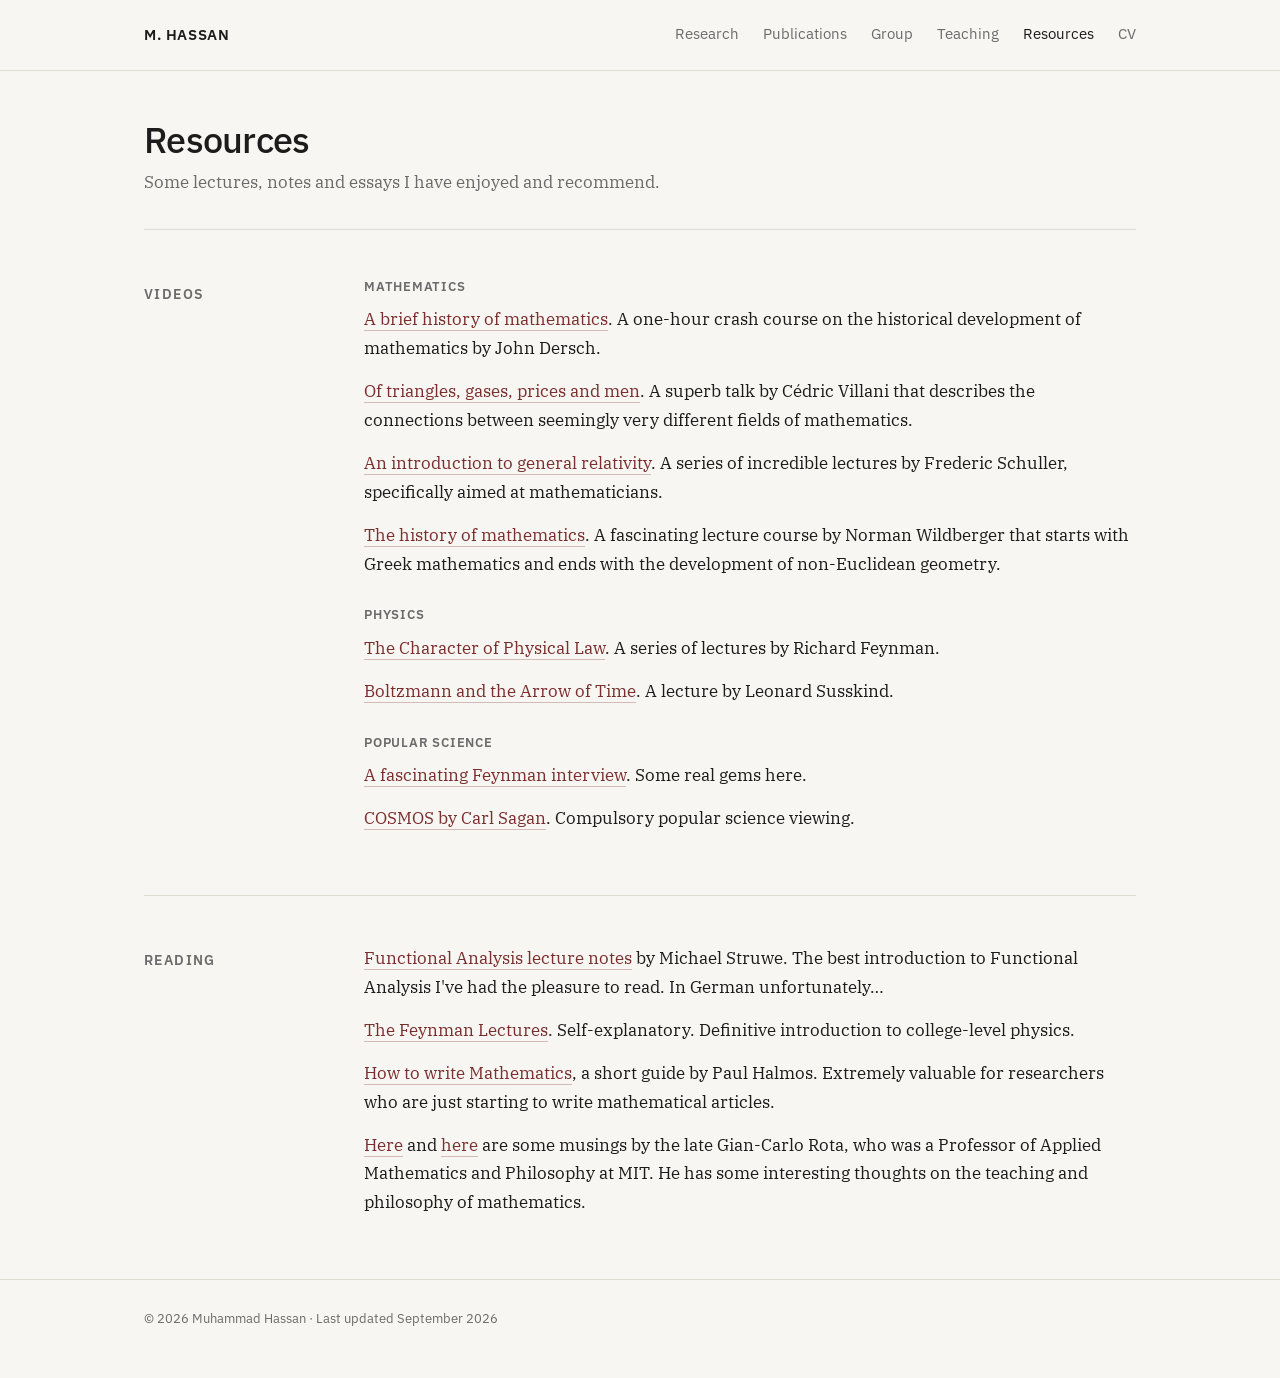
<file: resources.html>
<!DOCTYPE html>
<html lang="en">
<head>
  <meta charset="utf-8">
  <meta name="viewport" content="width=device-width, initial-scale=1">
  <title>Resources · Muhammad Hassan</title>
  <meta name="description" content="Lectures, notes and essays on mathematics and physics recommended by Muhammad Hassan.">
  <link rel="canonical" href="https://prometheus-1757.github.io/resources.html">
  <link rel="icon" href="favicon.svg" type="image/svg+xml">
  <link rel="icon" href="favicon-32.png" type="image/png" sizes="32x32">
  <link rel="apple-touch-icon" href="apple-touch-icon.png">
  <!-- Preview card shown when the page is shared (email, Slack, WhatsApp, LinkedIn, ...) -->
  <meta property="og:type" content="website">
  <meta property="og:site_name" content="Muhammad Hassan">
  <meta property="og:title" content="Resources · Muhammad Hassan">
  <meta property="og:description" content="Lectures, notes and essays on mathematics and physics recommended by Muhammad Hassan.">
  <meta property="og:url" content="https://prometheus-1757.github.io/resources.html">
  <meta property="og:image" content="https://prometheus-1757.github.io/img/share.jpg">
  <meta name="twitter:card" content="summary">
  <link rel="preconnect" href="https://fonts.googleapis.com">
  <link rel="preconnect" href="https://fonts.gstatic.com" crossorigin>
  <link href="https://fonts.googleapis.com/css2?family=IBM+Plex+Sans:wght@400;500;600&family=IBM+Plex+Serif:ital,wght@0,400;0,500;1,400&display=swap" rel="stylesheet">
  <link rel="stylesheet" href="style.css">
  <script src="site.js" defer></script>
</head>
<body>
  <header class="top">
    <div class="wrap">
      <a class="brand" href="index.html">M. HASSAN</a>
      <nav>
        <a href="index.html#research">Research</a>
        <a href="Publications.html">Publications</a>
        <a href="group.html">Group</a>
        <a href="teaching.html">Teaching</a>
        <a href="resources.html" aria-current="page">Resources</a>
        <a href="Files/CV.pdf">CV</a>
      </nav>
    </div>
  </header>

  <main class="wrap">
    <div class="page-head">
      <h1>Resources</h1>
      <p>Some lectures, notes and essays I have enjoyed and recommend.</p>
    </div>

    <section class="row">
      <h2>Videos</h2>
      <div>
        <h3 class="sub">Mathematics</h3>
        <ul class="plain">
          <li><a href="https://www.youtube.com/watch?v=YsEcpS-hyXw&amp;t=221s">A brief history of mathematics</a>. A one-hour crash course on the historical development of mathematics by John Dersch.</li>
          <li><a href="https://www.youtube.com/watch?v=zo46TEp6FB8&amp;t=64s">Of triangles, gases, prices and men</a>. A superb talk by Cédric Villani that describes the connections between seemingly very different fields of mathematics.</li>
          <li><a href="https://www.youtube.com/playlist?list=PLFeEvEPtX_0S6vxxiiNPrJbLu9aK1UVC_">An introduction to general relativity</a>. A series of incredible lectures by Frederic Schuller, specifically aimed at mathematicians.</li>
          <li><a href="https://www.youtube.com/playlist?list=PL34B589BE3014EAEB">The history of mathematics</a>. A fascinating lecture course by Norman Wildberger that starts with Greek mathematics and ends with the development of non-Euclidean geometry.</li>
        </ul>
        <h3 class="sub">Physics</h3>
        <ul class="plain">
          <li><a href="https://www.youtube.com/playlist?list=PLS3_1JNX8dEh5YcO-Y05stU0u_T9nqIlF">The Character of Physical Law</a>. A series of lectures by Richard Feynman.</li>
          <li><a href="https://www.youtube.com/watch?v=n7eW-xPEvoQ">Boltzmann and the Arrow of Time</a>. A lecture by Leonard Susskind.</li>
        </ul>
        <h3 class="sub">Popular Science</h3>
        <ul class="plain">
          <li><a href="https://youtu.be/nYg6jzotiAc">A fascinating Feynman interview</a>. Some real gems here.</li>
          <li><a href="https://www.youtube.com/playlist?list=PLB5CA6AF3C067115B">COSMOS by Carl Sagan</a>. Compulsory popular science viewing.</li>
        </ul>
      </div>
    </section>

    <section class="row">
      <h2>Reading</h2>
      <ul class="plain">
        <li><a href="https://people.math.ethz.ch/~struwe/Skripten/FA-I-II-11-9-2014.pdf">Functional Analysis lecture notes</a> by Michael Struwe. The best introduction to Functional Analysis I've had the pleasure to read. In German unfortunately…</li>
        <li><a href="https://www.feynmanlectures.caltech.edu">The Feynman Lectures</a>. Self-explanatory. Definitive introduction to college-level physics.</li>
        <li><a href="https://entropiesschool.sciencesconf.org/data/How_to_Write_Mathematics.pdf">How to write Mathematics</a>, a short guide by Paul Halmos. Extremely valuable for researchers who are just starting to write mathematical articles.</li>
        <li><a href="http://giancarlorota.org/essays/essays.html">Here</a> and <a href="https://web.williams.edu/Mathematics/lg5/Rota.pdf">here</a> are some musings by the late Gian-Carlo Rota, who was a Professor of Applied Mathematics and Philosophy at MIT. He has some interesting thoughts on the teaching and philosophy of mathematics.</li>
      </ul>
    </section>
  </main>

  <footer><div class="wrap">© 2026 Muhammad Hassan · Last updated September 2026</div></footer>
</body>
</html>
</file>
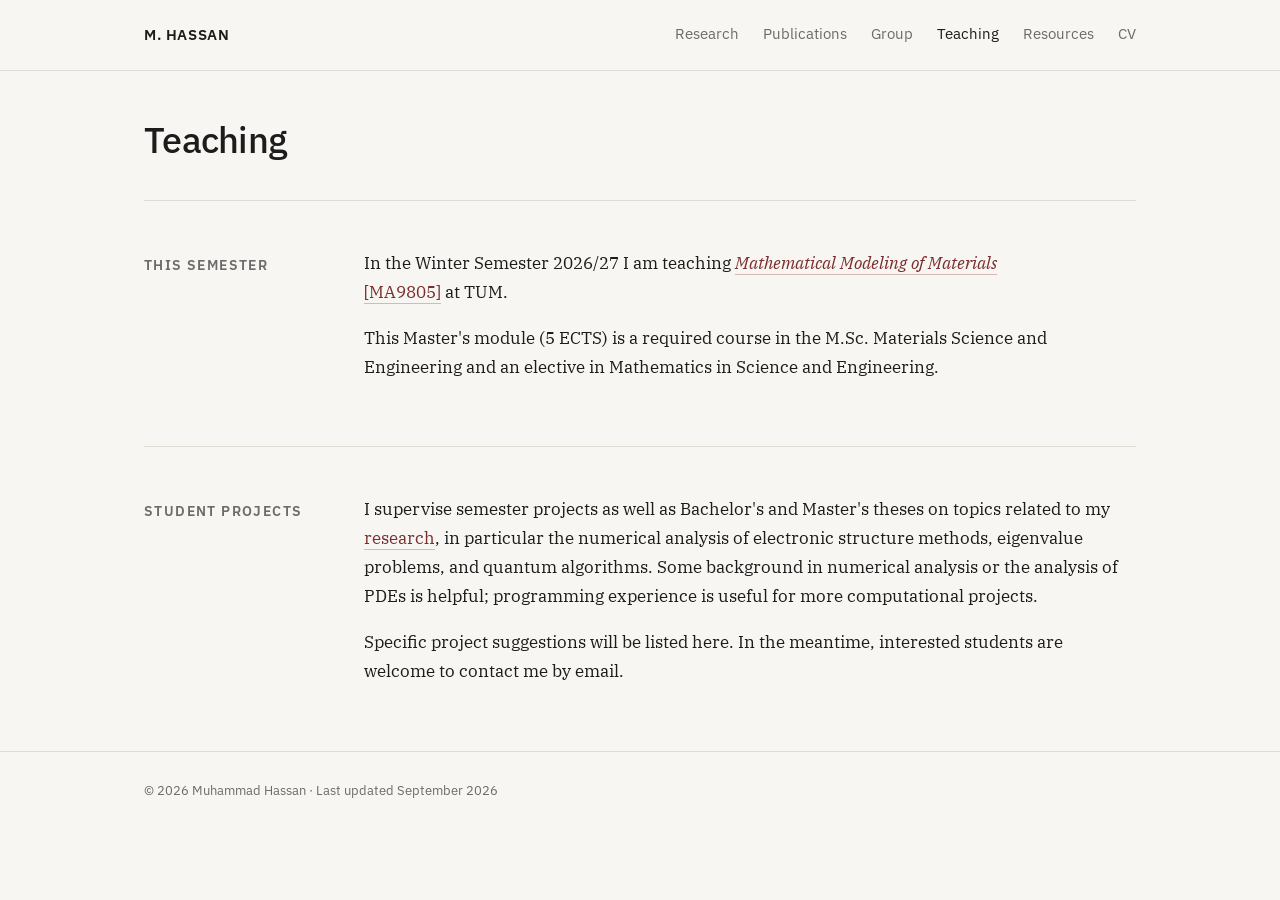
<file: teaching.html>
<!DOCTYPE html>
<html lang="en">
<head>
  <meta charset="utf-8">
  <meta name="viewport" content="width=device-width, initial-scale=1">
  <title>Teaching · Muhammad Hassan</title>
  <meta name="description" content="Teaching and student projects (semester projects, Bachelor&#x27;s and Master&#x27;s theses) with Muhammad Hassan at TU Munich.">
  <link rel="canonical" href="https://prometheus-1757.github.io/teaching.html">
  <link rel="icon" href="favicon.svg" type="image/svg+xml">
  <link rel="icon" href="favicon-32.png" type="image/png" sizes="32x32">
  <link rel="apple-touch-icon" href="apple-touch-icon.png">
  <!-- Preview card shown when the page is shared (email, Slack, WhatsApp, LinkedIn, ...) -->
  <meta property="og:type" content="website">
  <meta property="og:site_name" content="Muhammad Hassan">
  <meta property="og:title" content="Teaching · Muhammad Hassan">
  <meta property="og:description" content="Teaching and student projects (semester projects, Bachelor&#x27;s and Master&#x27;s theses) with Muhammad Hassan at TU Munich.">
  <meta property="og:url" content="https://prometheus-1757.github.io/teaching.html">
  <meta property="og:image" content="https://prometheus-1757.github.io/img/share.jpg">
  <meta name="twitter:card" content="summary">
  <link rel="preconnect" href="https://fonts.googleapis.com">
  <link rel="preconnect" href="https://fonts.gstatic.com" crossorigin>
  <link href="https://fonts.googleapis.com/css2?family=IBM+Plex+Sans:wght@400;500;600&family=IBM+Plex+Serif:ital,wght@0,400;0,500;1,400&display=swap" rel="stylesheet">
  <link rel="stylesheet" href="style.css">
  <script src="site.js" defer></script>
</head>
<body>
  <header class="top">
    <div class="wrap">
      <a class="brand" href="index.html">M. HASSAN</a>
      <nav>
        <a href="index.html#research">Research</a>
        <a href="Publications.html">Publications</a>
        <a href="group.html">Group</a>
        <a href="teaching.html" aria-current="page">Teaching</a>
        <a href="resources.html">Resources</a>
        <a href="Files/CV.pdf">CV</a>
      </nav>
    </div>
  </header>

  <main class="wrap">
    <div class="page-head">
      <h1>Teaching</h1>
    </div>

    <section class="row" id="current">
      <h2>This Semester</h2>
      <div>
        <p>In the Winter Semester 2026/27 I am teaching <a href="https://campus.tum.de/tumonline/WBMODHB.wbShowMHBReadOnly?pKnotenNr=1401392&amp;pOrgNr=14178"><em>Mathematical Modeling of Materials</em> [MA9805]</a> at TUM.</p>
        <p>This Master's module (5 ECTS) is a required course in the M.Sc. Materials Science and Engineering and an elective in Mathematics in Science and Engineering.</p>
      </div>
    </section>

    <section class="row" id="projects">
      <h2>Student Projects</h2>
      <div>
        <p>I supervise semester projects as well as Bachelor's and Master's theses on topics related to my <a href="index.html#research">research</a>, in particular the numerical analysis of electronic structure methods, eigenvalue problems, and quantum algorithms. Some background in numerical analysis or the analysis of PDEs is helpful; programming experience is useful for more computational projects.</p>
        <p>Specific project suggestions will be listed here. In the meantime, interested students are welcome to contact me by email.</p>
        <!--
        <h3 class="sub">Available topics</h3>
        <ul class="plain">
          <li><strong>Project title</strong> — BSc / MSc / semester project. One- or two-sentence description.</li>
        </ul>
        -->
      </div>
    </section>
  </main>

  <footer><div class="wrap">© 2026 Muhammad Hassan · Last updated September 2026</div></footer>
</body>
</html>
</file>
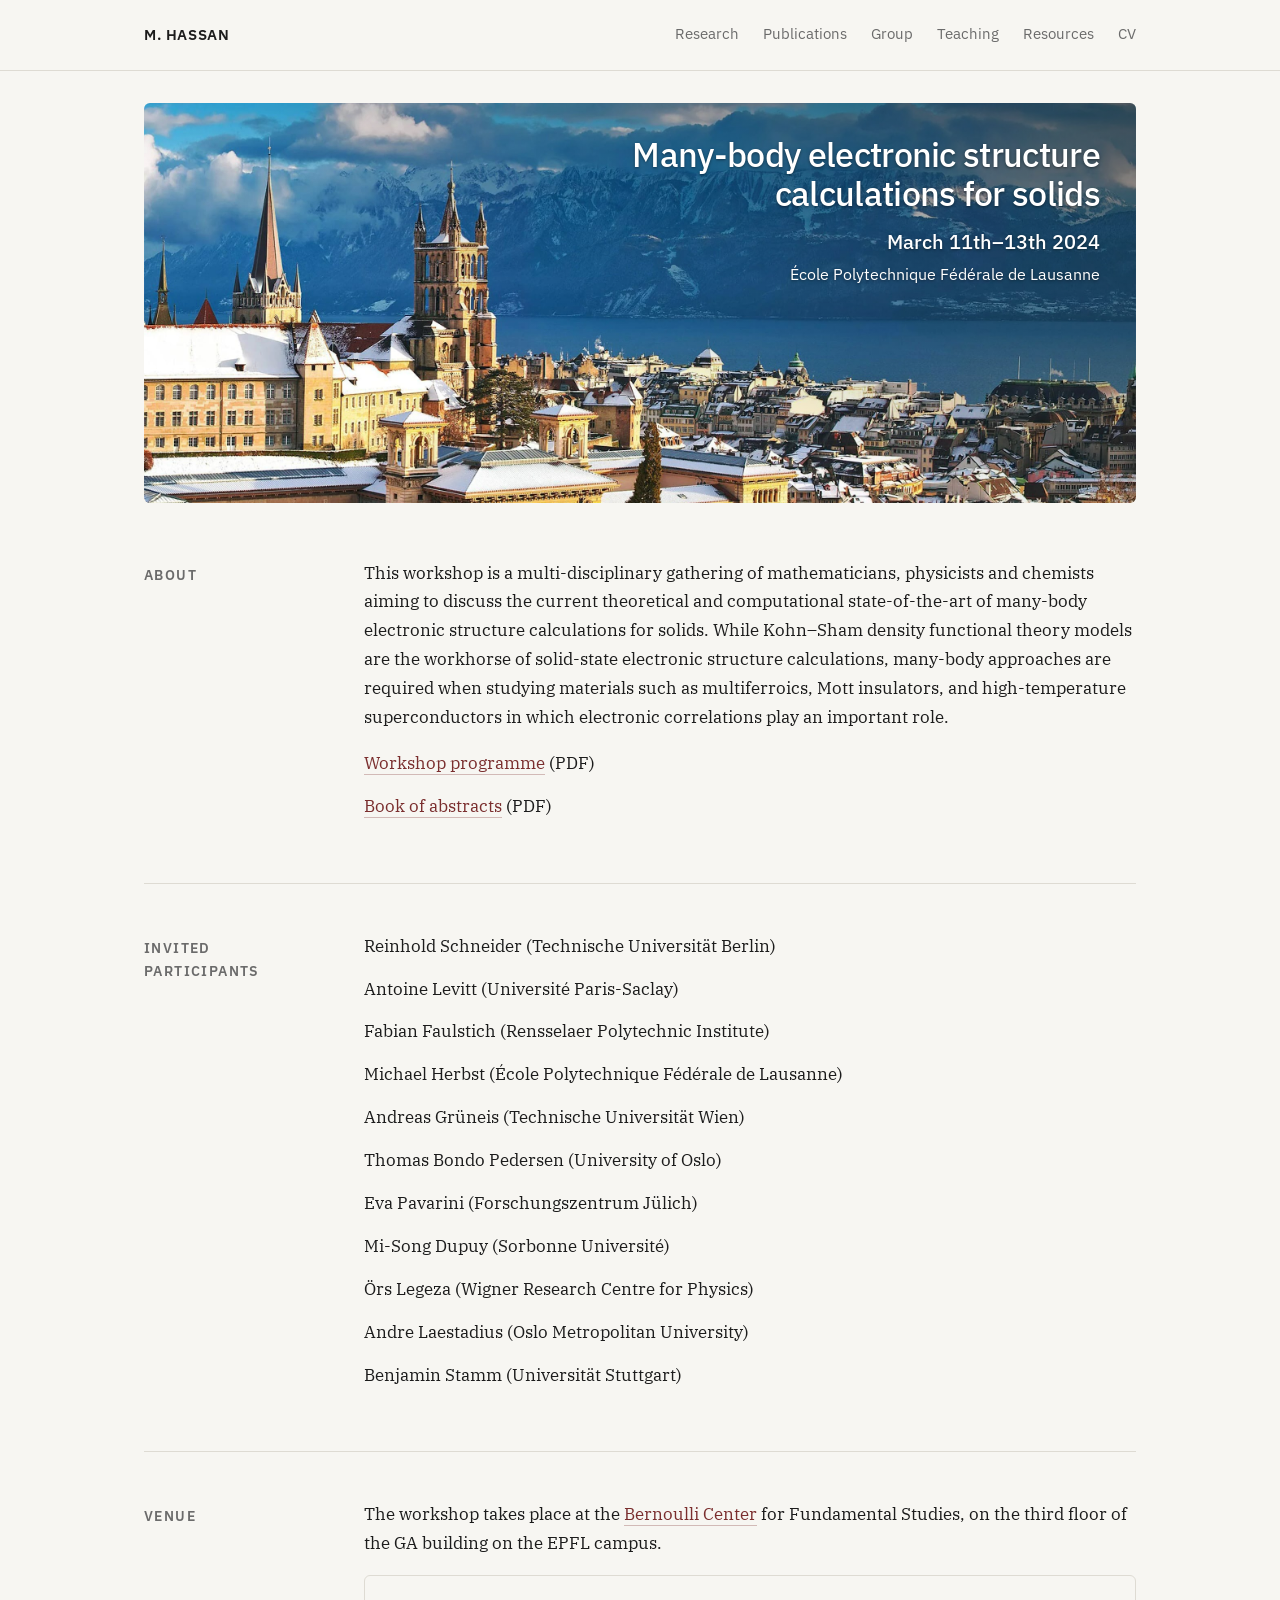
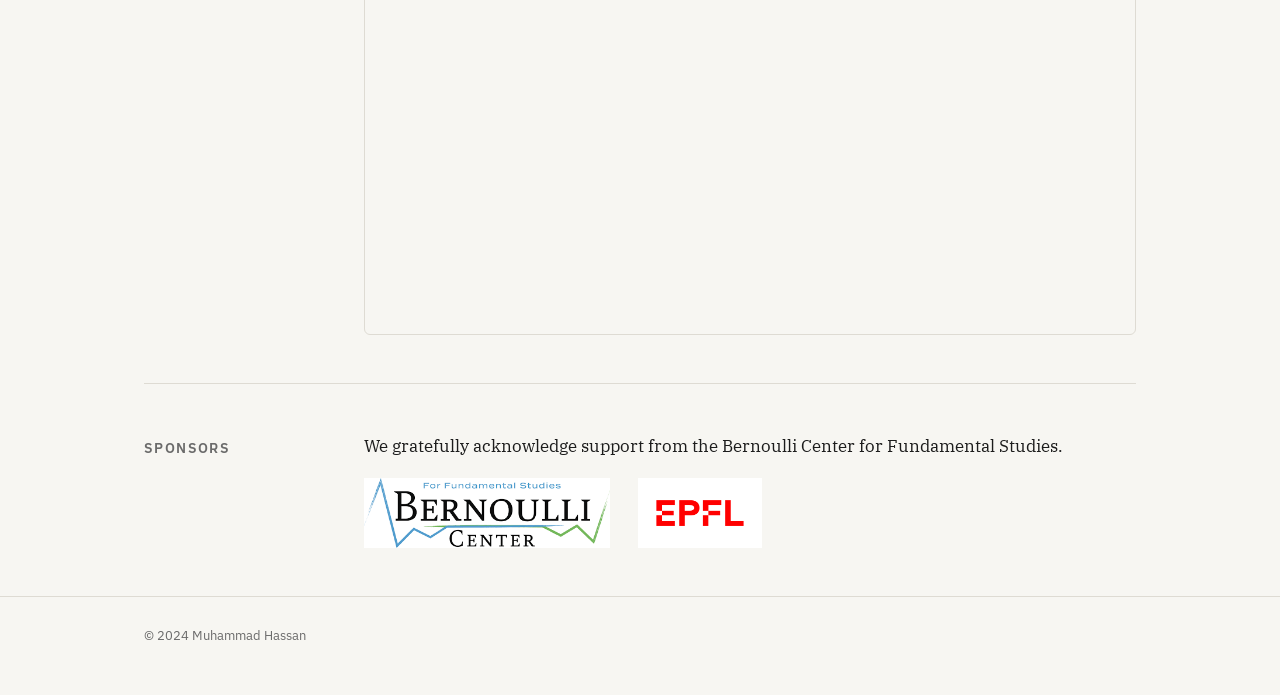
<file: Workshop_2024.html>
<!DOCTYPE html>
<html lang="en">
<head>
  <meta charset="utf-8">
  <meta name="viewport" content="width=device-width, initial-scale=1">
  <title>Workshop 2024 · Many-body electronic structure for solids</title>
  <meta name="description" content="Workshop on many-body electronic structure calculations for solids, 11–13 March 2024, Bernoulli Center, EPFL, Lausanne.">
  <link rel="canonical" href="https://prometheus-1757.github.io/Workshop_2024.html">
  <link rel="icon" href="favicon.svg" type="image/svg+xml">
  <link rel="icon" href="favicon-32.png" type="image/png" sizes="32x32">
  <link rel="apple-touch-icon" href="apple-touch-icon.png">
  <!-- Preview card shown when the page is shared (email, Slack, WhatsApp, LinkedIn, ...) -->
  <meta property="og:type" content="website">
  <meta property="og:site_name" content="Muhammad Hassan">
  <meta property="og:title" content="Many-body electronic structure calculations for solids">
  <meta property="og:description" content="Workshop on many-body electronic structure calculations for solids, 11–13 March 2024, Bernoulli Center, EPFL, Lausanne.">
  <meta property="og:url" content="https://prometheus-1757.github.io/Workshop_2024.html">
  <meta property="og:image" content="https://prometheus-1757.github.io/img/Lausanne.jpeg">
  <meta name="twitter:card" content="summary">
  <link rel="preconnect" href="https://fonts.googleapis.com">
  <link rel="preconnect" href="https://fonts.gstatic.com" crossorigin>
  <link href="https://fonts.googleapis.com/css2?family=IBM+Plex+Sans:wght@400;500;600&family=IBM+Plex+Serif:ital,wght@0,400;0,500;1,400&display=swap" rel="stylesheet">
  <link rel="stylesheet" href="style.css">
  <script src="site.js" defer></script>
</head>
<body>
  <header class="top">
    <div class="wrap">
      <a class="brand" href="index.html">M. HASSAN</a>
      <nav>
        <a href="index.html#research">Research</a>
        <a href="Publications.html">Publications</a>
        <a href="group.html">Group</a>
        <a href="teaching.html">Teaching</a>
        <a href="resources.html">Resources</a>
        <a href="Files/CV.pdf">CV</a>
      </nav>
    </div>
  </header>

  <main class="wrap">
    <div class="banner">
      <img src="img/Lausanne.jpeg" alt="Lausanne in winter, with the cathedral, Lake Geneva and the Alps">
      <div class="banner-text">
        <h1>Many-body electronic structure calculations for solids</h1>
        <p class="date">March 11th–13th 2024</p>
        <p>École Polytechnique Fédérale de Lausanne</p>
      </div>
    </div>

    <section class="row">
      <h2>About</h2>
      <div>
        <p>This workshop is a multi-disciplinary gathering of mathematicians, physicists and chemists aiming to discuss the current theoretical and computational state-of-the-art of many-body electronic structure calculations for solids. While Kohn–Sham density functional theory models are the workhorse of solid-state electronic structure calculations, many-body approaches are required when studying materials such as multiferroics, Mott insulators, and high-temperature superconductors in which electronic correlations play an important role.</p>
        <ul class="plain">
          <li><a href="Files/Schedule.pdf">Workshop programme</a> (PDF)</li>
          <li><a href="Files/Abstracts.pdf">Book of abstracts</a> (PDF)</li>
        </ul>
      </div>
    </section>

    <section class="row">
      <h2>Invited Participants</h2>
      <ul class="plain">
        <li>Reinhold Schneider (Technische Universität Berlin)</li>
        <li>Antoine Levitt (Université Paris-Saclay)</li>
        <li>Fabian Faulstich (Rensselaer Polytechnic Institute)</li>
        <li>Michael Herbst (École Polytechnique Fédérale de Lausanne)</li>
        <li>Andreas Grüneis (Technische Universität Wien)</li>
        <li>Thomas Bondo Pedersen (University of Oslo)</li>
        <li>Eva Pavarini (Forschungszentrum Jülich)</li>
        <li>Mi-Song Dupuy (Sorbonne Université)</li>
        <li>Örs Legeza (Wigner Research Centre for Physics)</li>
        <li>Andre Laestadius (Oslo Metropolitan University)</li>
        <li>Benjamin Stamm (Universität Stuttgart)</li>
      </ul>
    </section>

    <section class="row">
      <h2>Venue</h2>
      <div>
        <p>The workshop takes place at the <a href="https://bernoulli.epfl.ch">Bernoulli Center</a> for Fundamental Studies, on the third floor of the GA building on the EPFL campus.</p>
        <iframe class="map" title="Map of the Bernoulli Center, EPFL" loading="lazy" src="https://www.google.com/maps/embed?pb=!1m18!1m12!1m3!1d2745.409239498669!2d6.569117376986797!3d46.519803171110844!2m3!1f0!2f0!3f0!3m2!1i1024!2i768!4f13.1!3m3!1m2!1s0x478c310264beddaf%3A0x3a4de4ac4fbd08c1!2sEPFL%20Bernoulli%20center!5e0!3m2!1sen!2sch!4v1707677228549!5m2!1sen!2sch" referrerpolicy="no-referrer-when-downgrade"></iframe>
      </div>
    </section>

    <section class="row">
      <h2>Sponsors</h2>
      <div>
        <p>We gratefully acknowledge support from the Bernoulli Center for Fundamental Studies.</p>
        <div class="logos">
          <img src="img/Bernoulli.png" alt="Bernoulli Center">
          <img src="img/Logo.png" alt="Sponsor logo">
        </div>
      </div>
    </section>
  </main>

  <footer><div class="wrap">© 2024 Muhammad Hassan</div></footer>
</body>
</html>
</file>
<file: style.css>
/* Shared stylesheet for all pages */

:root {
  --bg: #f7f6f2;
  --card: #ffffff;
  --text: #1c1c1c;
  --muted: #6b6b6b;
  --rule: #dedbd3;
  --accent: #7a2e2e;
  --sans: "IBM Plex Sans", system-ui, -apple-system, sans-serif;
  --serif: "IBM Plex Serif", Georgia, serif;
}
@media (prefers-color-scheme: dark) {
  :root {
    --bg: #141414; --card: #1b1b1b; --text: #e8e6e1;
    --muted: #9c9a95; --rule: #2e2d2a; --accent: #e09a8e;
  }
}

* { box-sizing: border-box; }
html { -webkit-text-size-adjust: 100%; }
body {
  margin: 0; background: var(--bg); color: var(--text);
  font: 17px/1.7 var(--serif);
  -webkit-font-smoothing: antialiased;
}
a { color: var(--accent); text-decoration: none; border-bottom: 1px solid color-mix(in srgb, var(--accent) 30%, transparent); }
a:hover { border-bottom-color: var(--accent); }
p { margin: 0 0 1em; }
p, dd, li, small { text-wrap: pretty; }
h1, h3 { text-wrap: balance; }
.wrap { max-width: 1040px; margin: 0 auto; padding: 0 24px; }

/* Top navigation */
.top { font-family: var(--sans); border-bottom: 1px solid var(--rule); }
.top .wrap { display: flex; justify-content: space-between; align-items: center; padding-top: 22px; padding-bottom: 22px; flex-wrap: wrap; gap: 10px 24px; }
.top .brand { font-weight: 600; font-size: 15px; letter-spacing: 0.04em; color: var(--text); border: 0; }
.top nav { display: flex; flex-wrap: wrap; gap: 6px 24px; font-size: 14.5px; }
.top nav a { color: var(--muted); border: 0; }
.top nav a:hover, .top nav a[aria-current="page"] { color: var(--text); }

/* Home: hero */
.hero { display: grid; grid-template-columns: 1fr 220px; gap: 64px; padding: 48px 0 56px; border-bottom: 1px solid var(--rule); align-items: start; }
.hero h1 { font-family: var(--sans); font-weight: 500; font-size: 44px; line-height: 1.1; letter-spacing: -0.025em; margin: 0 0 12px; }
.role { font-family: var(--sans); color: var(--muted); font-size: 16px; line-height: 1.5; margin: 0 0 28px; }
.role span { display: block; }

.portrait img { width: 100%; height: auto; aspect-ratio: 3 / 5; object-fit: cover; object-position: center 44%; display: block; border-radius: 6px; border: 1px solid var(--rule); }
.contact { font-family: var(--sans); font-size: 14px; line-height: 1.5; margin: 18px 0 0; }
.contact dt { color: var(--muted); font-size: 12.5px; text-transform: uppercase; letter-spacing: 0.06em; margin-top: 12px; }
.contact dt:first-child { margin-top: 0; }
.contact dd { margin: 2px 0 0; }

/* Page title (inner pages) */
.page-head { padding: 48px 0 32px; border-bottom: 1px solid var(--rule); }
.page-head h1 { font-family: var(--sans); font-weight: 500; font-size: 36px; line-height: 1.15; letter-spacing: -0.02em; margin: 0 0 8px; }
.page-head p { color: var(--muted); margin: 0; max-width: 680px; }
.page-head p.wide { max-width: none; }

/* Labelled rows */
.row { display: grid; grid-template-columns: 180px 1fr; gap: 40px; padding: 48px 0; border-bottom: 1px solid var(--rule); }
.row:last-of-type { border-bottom: 0; }
.row > h2 { font-family: var(--sans); font-size: 14px; font-weight: 600; text-transform: uppercase; letter-spacing: 0.1em; margin: 5px 0 0; color: var(--muted); }
.row > * { min-width: 0; }
h3 { font-family: var(--sans); font-size: 17px; font-weight: 600; line-height: 1.35; margin: 0 0 6px; }

/* Research themes: a 3 x 2 grid of short, clickable entries */
.themes { display: grid; grid-template-columns: repeat(3, 1fr); gap: 32px 36px; margin-top: 28px; }
.theme { display: block; border: 0; color: inherit; }
.theme h3 { color: var(--text); }
.theme:hover h3 { color: var(--accent); }
.theme p { margin: 0; font-size: 15.5px; line-height: 1.6; color: var(--muted); text-wrap: balance; }
.theme.all h3 { color: var(--accent); }
.more { font-family: var(--sans); font-size: 14.5px; }

/* News */
.news { margin: 0; }
.news > div { display: grid; grid-template-columns: 90px 1fr; gap: 16px; margin-bottom: 18px; }
.news dt { font-family: var(--sans); font-size: 14px; color: var(--muted); padding-top: 3px; white-space: nowrap; }
.news dd { margin: 0; }

/* Publications */
.filter { font-family: var(--sans); font-size: 14.5px; display: flex; flex-wrap: wrap; gap: 8px; margin: 0 0 8px; }
.filter a { border: 1px solid var(--rule); border-radius: 999px; padding: 3px 12px; color: var(--muted); background: var(--card); }
.filter a:hover { color: var(--text); border-color: var(--muted); }
.filter a.on { color: var(--bg); background: var(--text); border-color: var(--text); }
.pubs { list-style: none; margin: 0; padding: 0; }
.pubs li { margin-bottom: 18px; }
.pubs .t { color: var(--text); border: 0; font-weight: 500; }
.pubs a.t:hover { color: var(--accent); }
.pubs small { display: block; font-size: 15px; color: var(--muted); line-height: 1.55; }
.pubs small i { color: var(--text); }
.pubs .hidden, .row.hidden { display: none; }
.badge { font-family: var(--sans); font-size: 12px; font-style: normal; white-space: nowrap; color: var(--accent); border: 1px solid color-mix(in srgb, var(--accent) 40%, transparent); border-radius: 999px; padding: 1px 8px; margin-left: 6px; vertical-align: 1px; }
.badge:hover { border-color: var(--accent); }
.links { font-family: var(--sans); font-size: 13px; margin-top: 3px; }
.links a { border: 0; float: left; margin-right: 16px; }
.links a:hover { text-decoration: underline; text-underline-offset: 3px; }
.links details { display: block; }
.links::after { content: ""; display: block; clear: both; }
.links summary { display: inline-block; cursor: pointer; color: var(--accent); list-style: none; }
.links summary::-webkit-details-marker { display: none; }
.links summary:hover { text-decoration: underline; text-underline-offset: 3px; }
.links pre { font-size: 12.5px; line-height: 1.5; color: var(--text); background: var(--card); border: 1px solid var(--rule); border-radius: 6px; padding: 12px 14px; margin: 8px 0 4px; overflow-x: auto; user-select: all; }
.note { font-family: var(--sans); font-size: 14px; color: var(--muted); }

/* People */
.people { display: grid; grid-template-columns: repeat(auto-fill, minmax(260px, 1fr)); gap: 28px 36px; }
.person h3 { margin-bottom: 2px; }
.person .pos { font-family: var(--sans); font-size: 14px; color: var(--muted); margin: 0 0 8px; }
.person p { font-size: 16px; margin: 0; }

/* Lists of links (resources, workshop) */
.plain { list-style: none; margin: 0; padding: 0; }
.plain li { margin-bottom: 14px; }
.sub { font-family: var(--sans); font-size: 13px; font-weight: 600; color: var(--muted); text-transform: uppercase; letter-spacing: 0.06em; margin: 28px 0 10px; }
.sub:first-child { margin-top: 0; }

/* Workshop banner: photo with white title text in the top-right corner */
.banner { position: relative; margin: 32px 0 8px; border-radius: 6px; overflow: hidden; }
.banner img { display: block; width: 100%; height: 400px; object-fit: cover; }
.banner::after { content: ""; position: absolute; inset: 0; background: linear-gradient(to bottom left, rgba(0, 0, 0, 0.55), rgba(0, 0, 0, 0) 60%); }
.banner-text { position: absolute; top: 0; right: 0; z-index: 1; max-width: 620px; padding: 32px 36px; text-align: right; color: #fff; font-family: var(--sans); text-shadow: 0 1px 3px rgba(0, 0, 0, 0.45); }
.banner-text h1 { font-weight: 500; font-size: 34px; line-height: 1.15; letter-spacing: -0.02em; margin: 0 0 12px; }
.banner-text p { margin: 0; font-size: 16px; }
.banner-text .date { font-size: 20px; font-weight: 500; margin-bottom: 2px; }

.map { width: 100%; height: 360px; border: 1px solid var(--rule); border-radius: 6px; display: block; }
.logos { display: flex; flex-wrap: wrap; align-items: center; gap: 28px; margin-top: 16px; }
.logos img { max-height: 70px; max-width: 260px; }

footer { font-family: var(--sans); font-size: 13px; color: var(--muted); border-top: 1px solid var(--rule); padding: 28px 0 48px; }

@media (max-width: 820px) {
  .hero { grid-template-columns: 1fr; gap: 28px; padding-top: 32px; }
  .hero .portrait { max-width: 220px; }
  .hero h1 { font-size: 34px; }
  .page-head { padding-top: 32px; }
  .page-head h1 { font-size: 30px; }
  .wide-only { display: none; }
  .banner { margin-top: 24px; }
  .banner img { height: 280px; }
  .banner-text { padding: 20px; }
  .banner-text h1 { font-size: 24px; }
  .banner-text .date { font-size: 17px; }
  .banner-text p { font-size: 14px; }
  .row { grid-template-columns: 1fr; gap: 16px; padding: 36px 0; }
  .news > div { grid-template-columns: 1fr; gap: 0; }
  .themes { grid-template-columns: 1fr 1fr; gap: 24px 28px; }
  .top nav { gap: 6px 18px; }
}

@media (max-width: 520px) {
  .themes { grid-template-columns: 1fr; }
}
</file>
